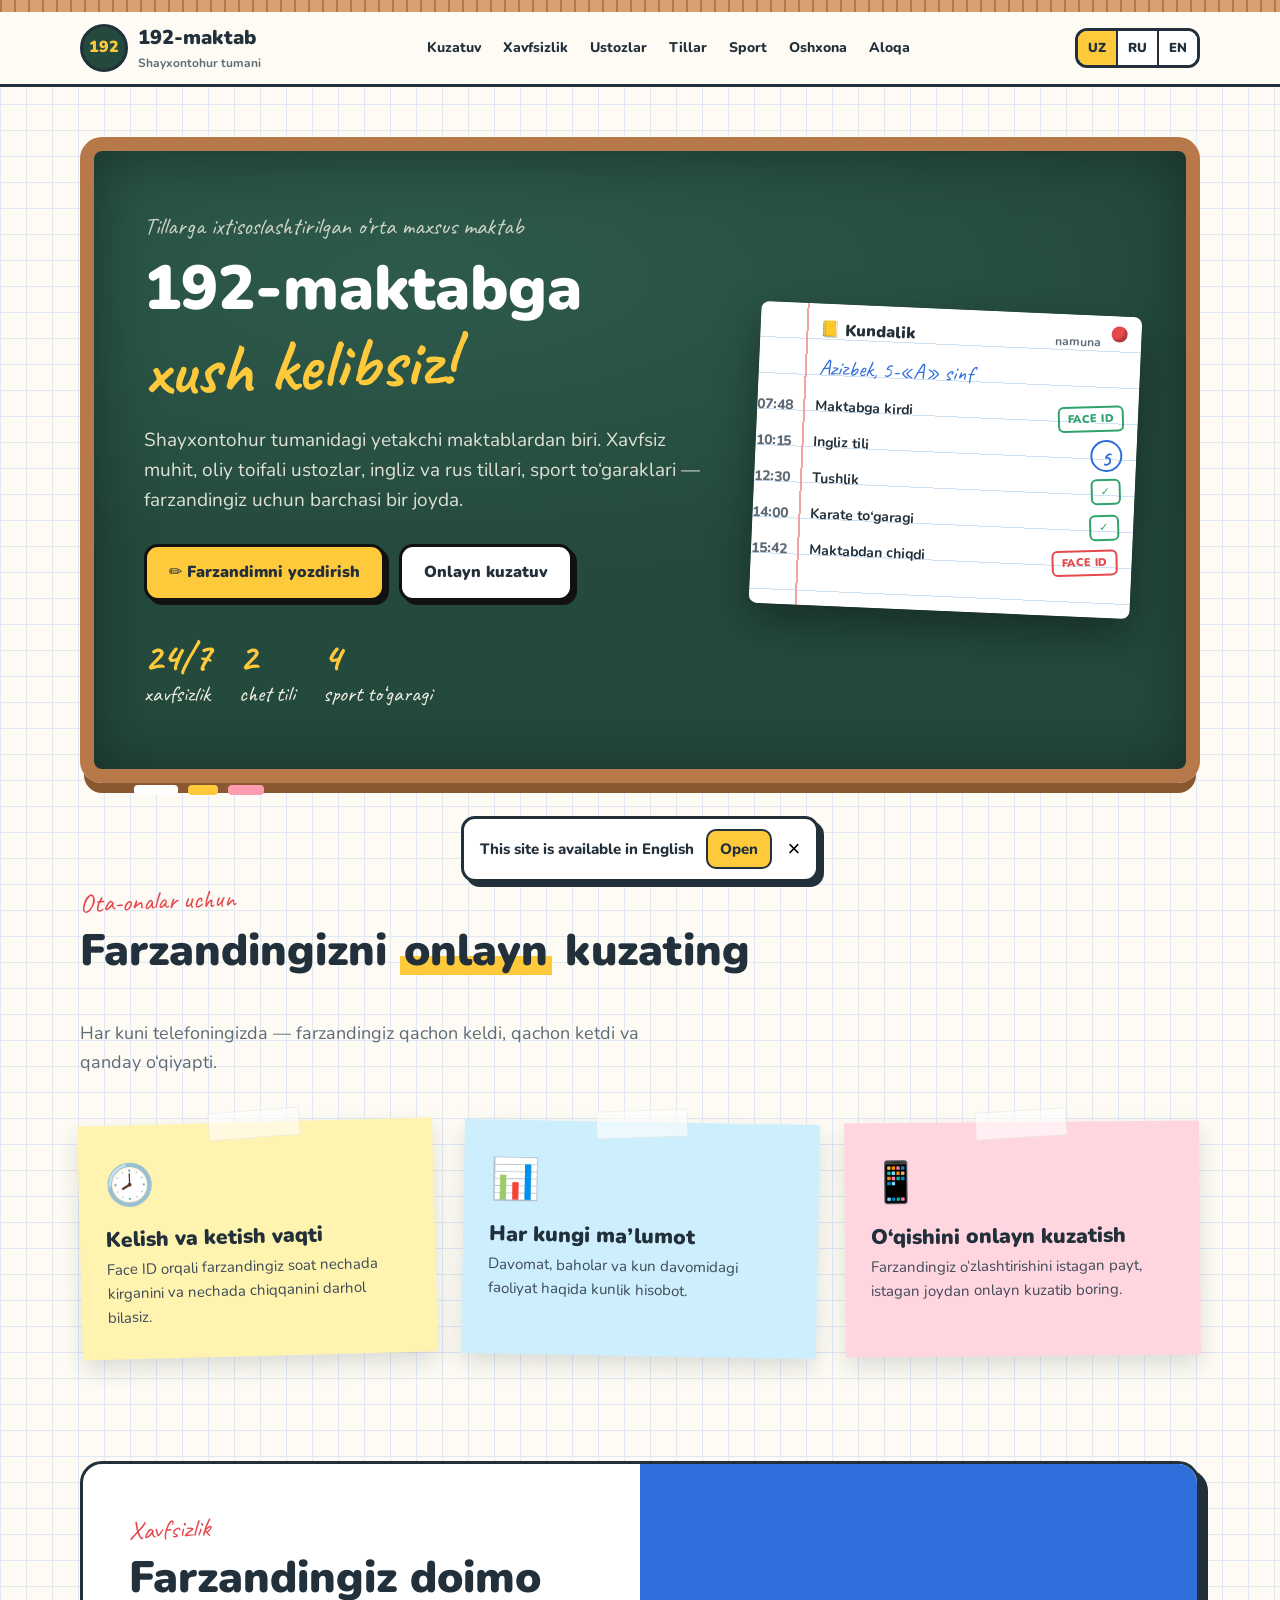
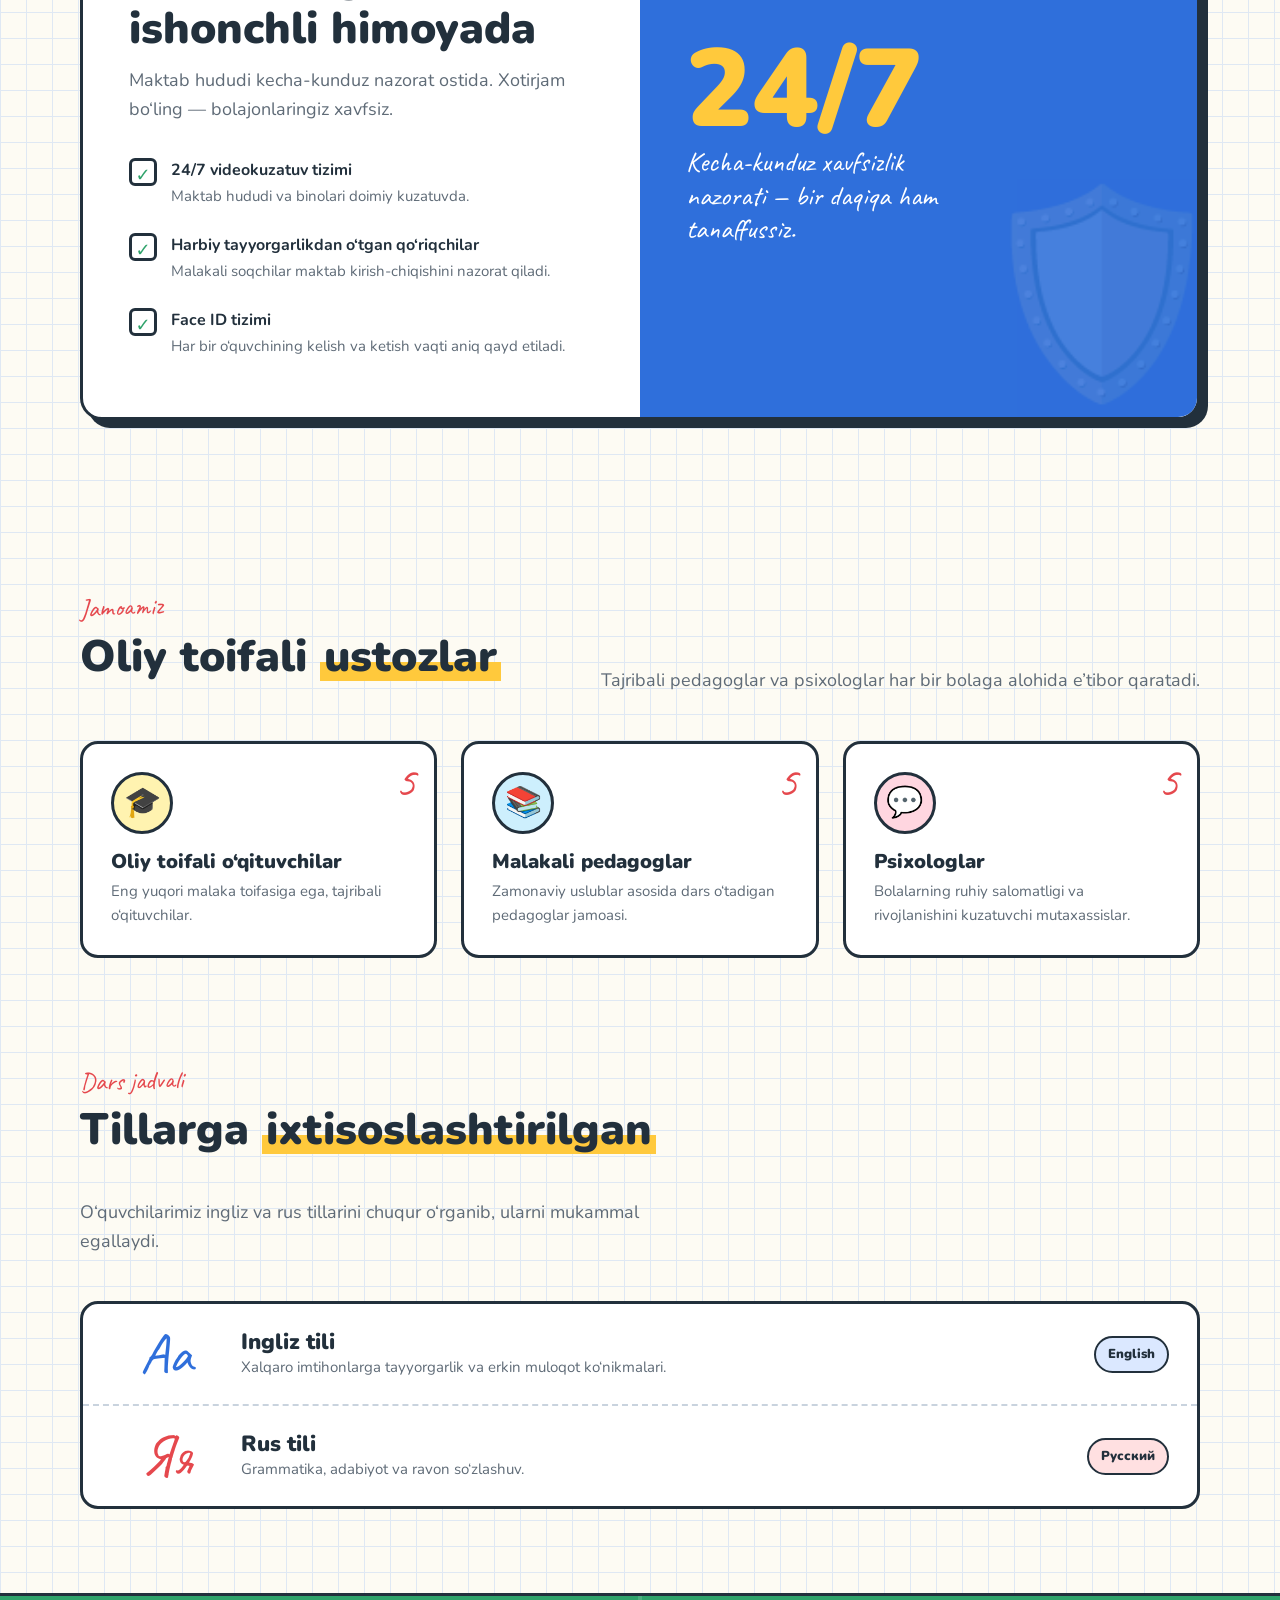
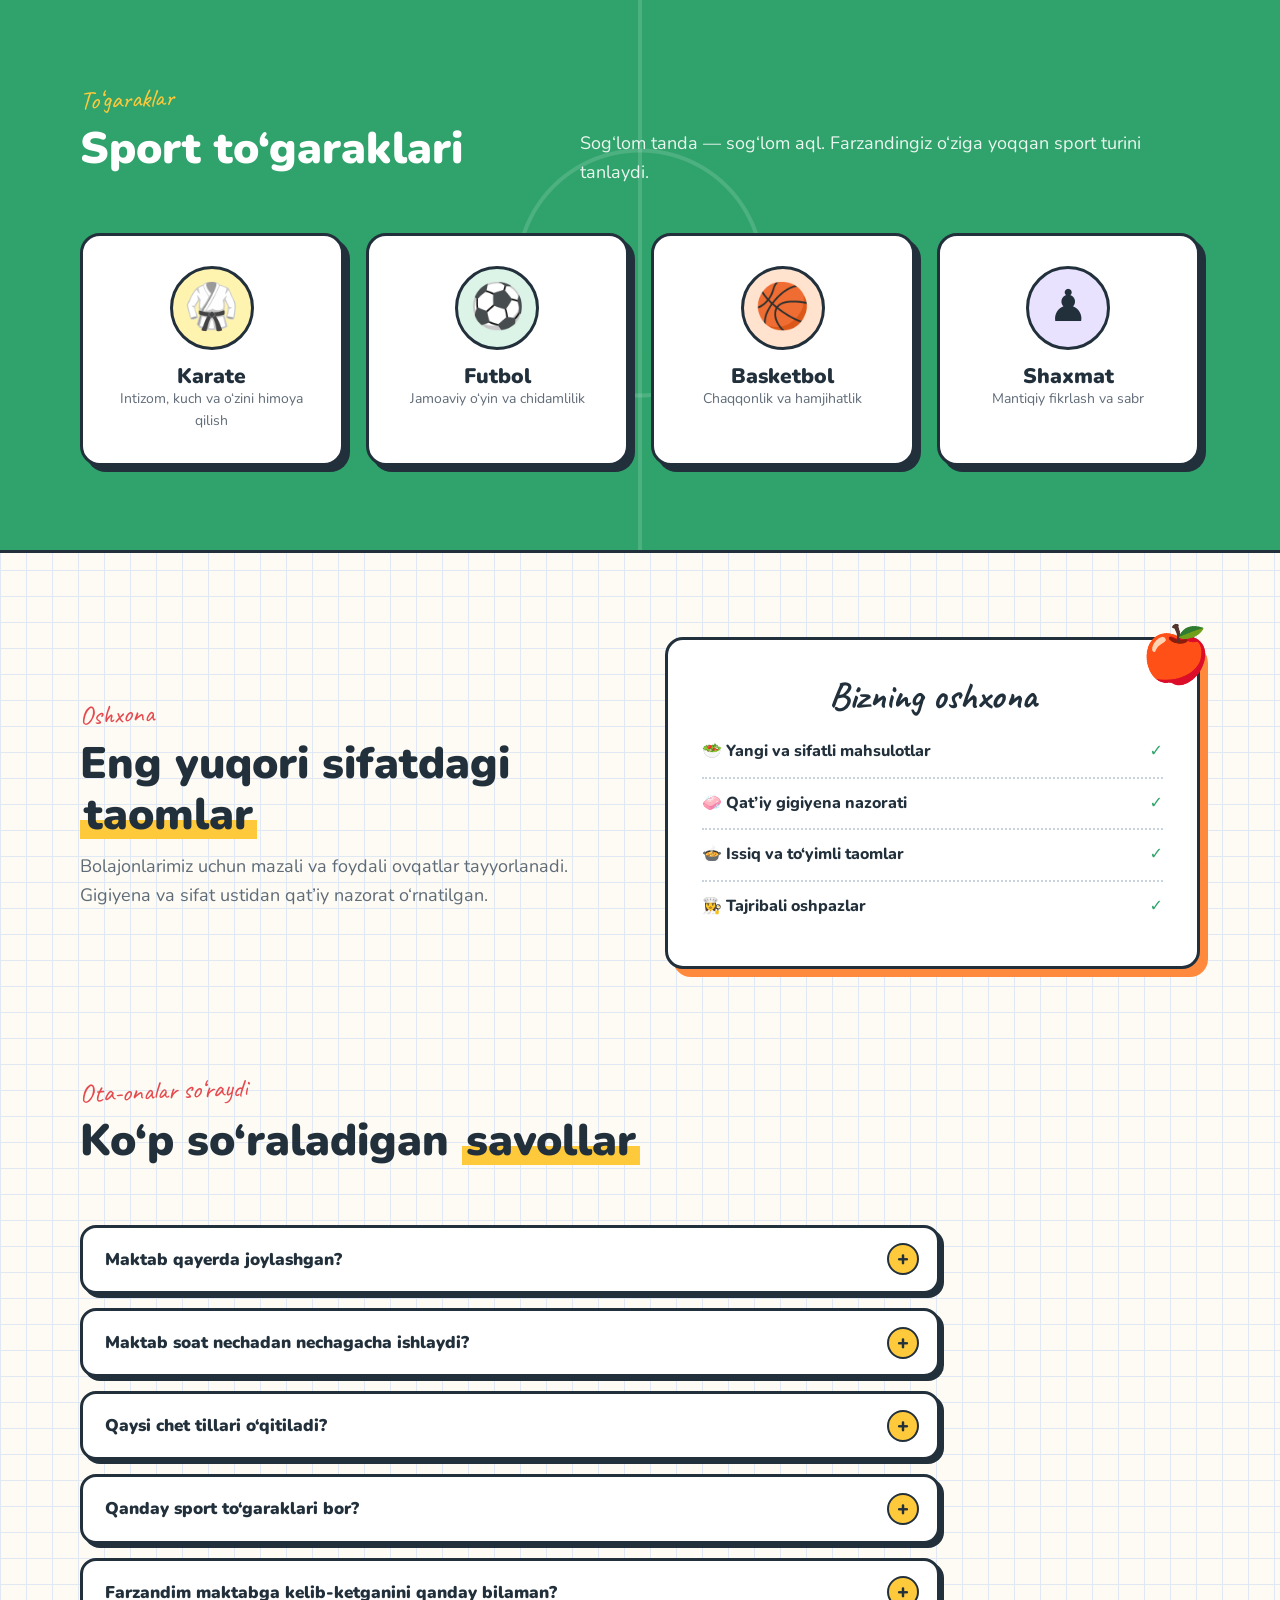
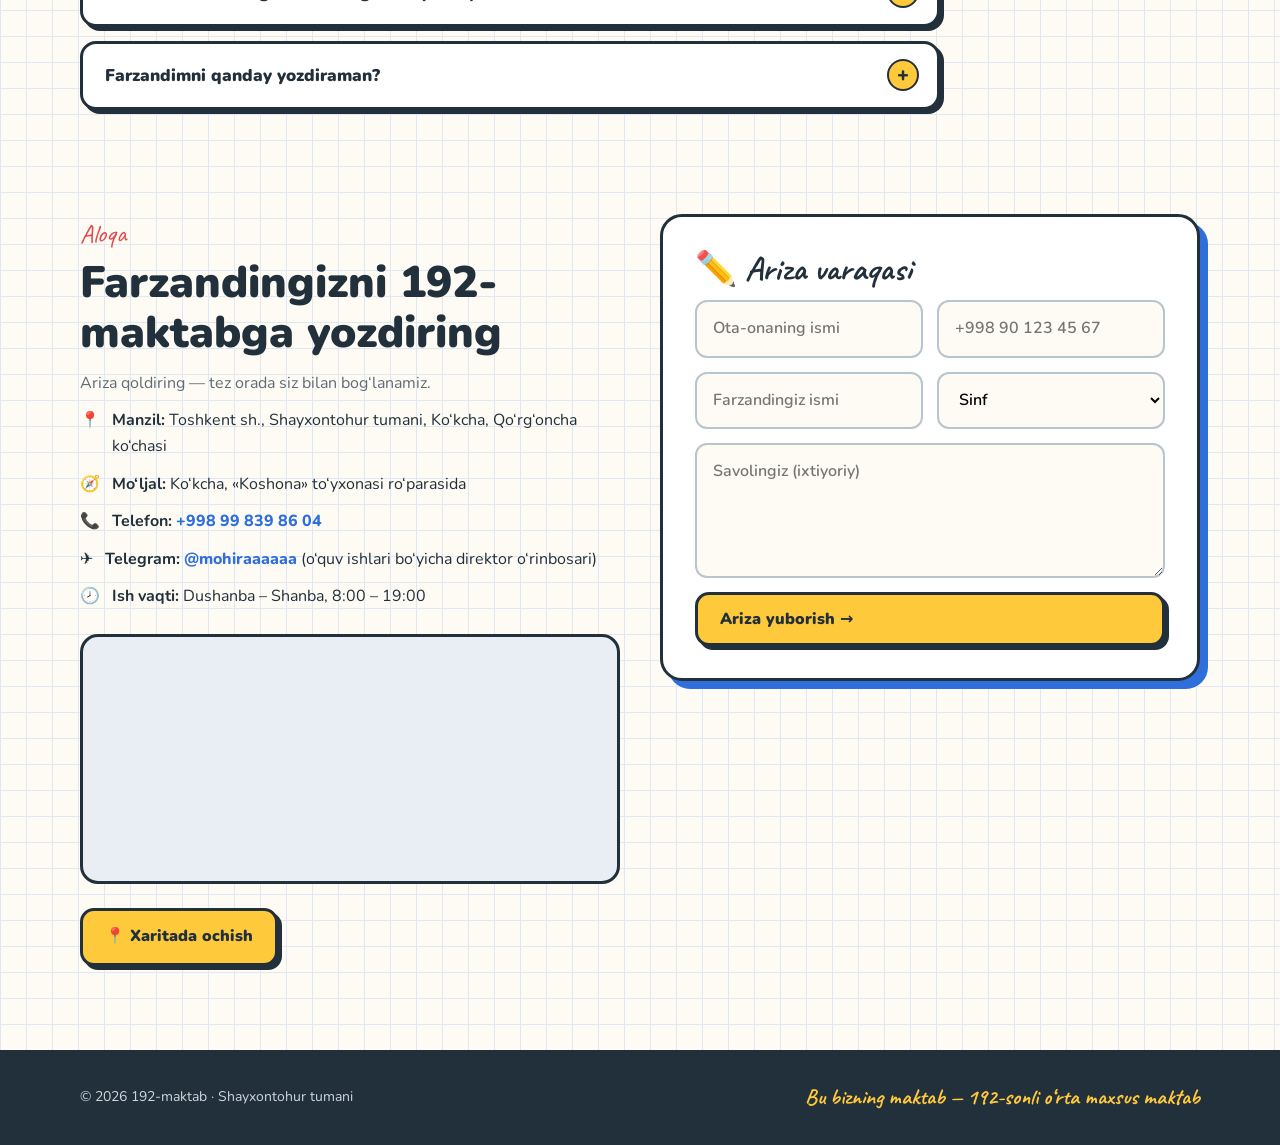
<file: index.html>
<!doctype html>
<html lang="uz">
<head>
<script>document.documentElement.classList.add("js")</script>
<meta charset="utf-8">
<meta name="viewport" content="width=device-width, initial-scale=1">
<title>192-maktab — Shayxontohur</title>
<meta name="description" content="192-maktab — Shayxontohur tumanidagi tillarga ixtisoslashtirilgan o‘rta maxsus maktab. 24/7 xavfsizlik, Face ID nazorati, oliy toifali o‘qituvchilar, sport to‘garaklari.">
<meta property="og:title" content="192-maktab — Shayxontohur">
<meta property="og:description" content="Tillarga ixtisoslashtirilgan o‘rta maxsus maktab: 24/7 xavfsizlik, Face ID, oliy toifali ustozlar, sport to‘garaklari.">
<meta property="og:type" content="website">
<meta property="og:image" content="https://zubayrabdullayev0110-dev.github.io/192-maktab/og-image.png">
<meta property="og:image:width" content="1200">
<meta property="og:image:height" content="630">
<meta name="twitter:card" content="summary_large_image">
<script type="application/ld+json">{"@context": "https://schema.org", "@type": "School", "name": "192-maktab", "alternateName": ["Школа №192", "School No. 192"], "description": "Tillarga ixtisoslashtirilgan o‘rta maxsus maktab", "url": "https://zubayrabdullayev0110-dev.github.io/192-maktab/", "image": "https://zubayrabdullayev0110-dev.github.io/192-maktab/og-image.png", "address": {"@type": "PostalAddress", "streetAddress": "Qo‘rg‘oncha ko‘chasi, Ko‘kcha", "addressLocality": "Toshkent", "addressRegion": "Shayxontohur tumani", "addressCountry": "UZ"}, "telephone": "+998998398604", "openingHours": "Mo-Sa 08:00-19:00", "geo": {"@type": "GeoCoordinates", "latitude": 41.3265223, "longitude": 69.1990431}}</script>
<link rel="alternate" hreflang="uz" href="https://zubayrabdullayev0110-dev.github.io/192-maktab/">
<link rel="alternate" hreflang="ru" href="https://zubayrabdullayev0110-dev.github.io/192-maktab/ru/">
<link rel="alternate" hreflang="en" href="https://zubayrabdullayev0110-dev.github.io/192-maktab/en/">
<link rel="alternate" hreflang="x-default" href="https://zubayrabdullayev0110-dev.github.io/192-maktab/">
<meta name="theme-color" content="#24493d">
<link rel="icon" href="data:image/svg+xml,%3Csvg xmlns='http://www.w3.org/2000/svg' viewBox='0 0 64 64'%3E%3Crect width='64' height='64' rx='14' fill='%2324493d'/%3E%3Ctext x='32' y='42' font-size='26' font-family='Arial' font-weight='900' text-anchor='middle' fill='%23ffc93c'%3E192%3C/text%3E%3C/svg%3E">
<link rel="preconnect" href="https://fonts.googleapis.com">
<link rel="preconnect" href="https://fonts.gstatic.com" crossorigin>
<link href="https://fonts.googleapis.com/css2?family=Nunito:wght@400;600;700;800;900&family=Caveat:wght@600;700&display=swap" rel="stylesheet">
<style>
  :root{
    --board:#24493d; --board-2:#2d5a4b; --chalk:#f4f1e6;
    --paper:#fdfbf3; --grid:#dfe8f3; --margin:#f2a3a3;
    --ink:#22303c; --muted:#5f6b77;
    --yellow:#ffc93c; --red:#e5484d; --blue:#2f6fdb; --green:#2fa36b; --orange:#ff8a3d;
    --wood:#b7794a;
  }
  *{box-sizing:border-box;margin:0;padding:0}
  html{scroll-behavior:smooth}
  body{font-family:Nunito,system-ui,sans-serif;color:var(--ink);line-height:1.6;
    background-color:var(--paper);
    background-image:linear-gradient(var(--grid) 1px,transparent 1px),linear-gradient(90deg,var(--grid) 1px,transparent 1px);
    background-size:26px 26px}
  a{color:inherit;text-decoration:none}
  .wrap{max-width:1160px;margin:0 auto;padding:0 20px}
  h1,h2,h3{font-weight:900;line-height:1.15}
  h2{font-size:clamp(28px,4.2vw,44px);margin-bottom:12px}
  .hand{font-family:Caveat,cursive;font-weight:700}
  .mark{background:linear-gradient(transparent 58%,var(--yellow) 58%,var(--yellow) 90%,transparent 90%);padding:0 4px}
  .lead{color:var(--muted);font-size:18px;max-width:620px}
  section{padding:84px 0;scroll-margin-top:76px}
  .tagline{font-family:Caveat,cursive;font-size:26px;color:var(--red);display:block;margin-bottom:2px;transform:rotate(-2deg);transform-origin:left}

  .ruler{height:12px;background:repeating-linear-gradient(90deg,var(--wood) 0 2px,#d9a074 2px 14px),#d9a074}

  header{position:sticky;top:0;z-index:50;background:var(--paper);border-bottom:3px solid var(--ink)}
  .nav{display:flex;align-items:center;justify-content:space-between;height:72px;gap:16px}
  .logo{display:flex;align-items:center;gap:10px;font-weight:900;font-size:20px}
  .logo-badge{width:48px;height:48px;border-radius:50%;background:var(--board);color:var(--yellow);display:grid;place-items:center;font-weight:900;font-size:16px;border:3px solid var(--ink)}
  .logo small{display:block;font-weight:700;font-size:12px;color:var(--muted)}
  .menu{display:flex;gap:4px;font-weight:800;font-size:15px}
  .menu a{padding:8px 12px;border-radius:10px}
  .menu a:hover{background:var(--yellow)}
  .btn{display:inline-flex;align-items:center;gap:8px;padding:13px 22px;border-radius:14px;font-weight:900;font-size:16px;border:3px solid var(--ink);cursor:pointer;font-family:inherit;box-shadow:4px 4px 0 var(--ink);transition:transform .12s,box-shadow .12s}
  .btn:hover{transform:translate(-2px,-2px);box-shadow:6px 6px 0 var(--ink)}
  .btn:active{transform:translate(2px,2px);box-shadow:2px 2px 0 var(--ink)}
  .btn-y{background:var(--yellow);color:var(--ink)}
  .btn-w{background:#fff;color:var(--ink)}
  .lang-sw{display:flex;border:3px solid var(--ink);border-radius:12px;overflow:hidden;font-weight:900;font-size:13px;flex:none}
  .lang-sw a{padding:7px 10px;background:#fff}
  .lang-sw a+a{border-left:2px solid var(--ink)}
  .lang-sw a:hover{background:#fff3b0}
  .lang-sw a[aria-current]{background:var(--yellow)}
  .logo,.btn{white-space:nowrap}
  @media (max-width:1340px){.nav>.btn{display:none}.menu{font-size:14px}.menu a{padding:8px 9px}}
  .burger{display:none;background:var(--yellow);border:3px solid var(--ink);border-radius:10px;font-size:22px;width:46px;height:46px;cursor:pointer}

  .hero{padding:50px 0 70px}
  .board{background:radial-gradient(800px 300px at 30% 20%,var(--board-2),var(--board));color:var(--chalk);border:14px solid var(--wood);border-radius:22px;box-shadow:inset 0 0 60px rgba(0,0,0,.35),0 14px 0 -4px #8a5733;padding:56px 50px;position:relative}
  .board-grid{display:grid;grid-template-columns:1.2fr .8fr;gap:40px;align-items:center}
  .board .date{font-family:Caveat,cursive;font-size:24px;opacity:.8}
  .board h1{font-size:clamp(34px,5.2vw,62px);margin:8px 0 18px;color:#fff}
  .board h1 .hand{color:var(--yellow);font-size:1.15em;display:inline-block;transform:rotate(-2deg)}
  .board p{font-size:19px;opacity:.9;max-width:560px;margin-bottom:28px}
  .board .actions{display:flex;gap:14px;flex-wrap:wrap}
  .board .btn{border-color:#111;box-shadow:4px 4px 0 #111}
  .chalk-stats{display:flex;gap:28px;margin-top:36px;flex-wrap:wrap;font-family:Caveat,cursive;font-size:22px}
  .chalk-stats b{font-size:40px;color:var(--yellow);display:block;line-height:1}
  .tray{position:absolute;left:40px;bottom:-26px;display:flex;gap:10px}
  .tray i{display:block;width:44px;height:10px;border-radius:4px;background:#fff}
  .tray i:nth-child(2){background:var(--yellow);width:30px}.tray i:nth-child(3){background:#ff9db0;width:36px}

  .diary{background:#fff;color:var(--ink);border-radius:8px;box-shadow:0 18px 40px rgba(0,0,0,.35);transform:rotate(2.5deg);position:relative;overflow:hidden;
    background-image:linear-gradient(90deg,transparent 46px,var(--margin) 46px,var(--margin) 48px,transparent 48px),repeating-linear-gradient(#fff 0 35px,#cfe0f3 35px 36px)}
  .diary-head{padding:14px 40px 6px 60px;font-weight:900;display:flex;justify-content:space-between;align-items:baseline}
  .diary-head small{font-weight:700;color:var(--muted);font-size:12px}
  .diary .kid{padding:0 16px 4px 60px;font-family:Caveat,cursive;font-size:22px;color:var(--blue);line-height:36px}
  .diary ul{list-style:none}
  .diary li{display:flex;justify-content:space-between;align-items:center;height:36px;padding:0 14px 0 0;font-size:14px;font-weight:700}
  .diary li span:first-child{display:flex;gap:12px}
  .diary .t{width:46px;text-align:right;color:var(--muted);font-weight:800}
  .stamp{font-size:11px;font-weight:900;padding:2px 8px;border-radius:6px;border:2px solid currentColor;transform:rotate(-4deg);text-transform:uppercase;letter-spacing:.04em}
  .s-in{color:var(--green)}.s-out{color:var(--red)}
  .s-grade{color:var(--blue);font-family:Caveat,cursive;font-size:22px;border-radius:50%;width:32px;height:32px;display:grid;place-items:center;padding:0}
  .pin{position:absolute;top:10px;right:14px;width:16px;height:16px;border-radius:50%;background:var(--red);box-shadow:inset -3px -3px 0 rgba(0,0,0,.2)}

  .notes{display:grid;grid-template-columns:repeat(3,1fr);gap:28px}
  .note{padding:28px 26px 30px;box-shadow:0 10px 22px rgba(34,48,60,.15);position:relative;transition:transform .2s}
  .note::before{content:"";position:absolute;top:-12px;left:50%;width:90px;height:26px;transform:translateX(-50%) rotate(-3deg);background:rgba(255,255,255,.6);border:1px solid rgba(0,0,0,.06)}
  .note:nth-child(1){background:#fff3b0;transform:rotate(-1.5deg)}
  .note:nth-child(2){background:#cdeffd;transform:rotate(1deg)}
  .note:nth-child(3){background:#ffd6e0;transform:rotate(-.5deg)}
  .note:hover{transform:rotate(0) scale(1.03)}
  .note .em{font-size:40px;margin-bottom:10px}
  .note h3{font-size:21px;margin-bottom:6px}
  .note p{font-size:15px;color:#3d4a56}

  .head{display:flex;justify-content:space-between;align-items:end;gap:30px;margin-bottom:46px;flex-wrap:wrap}

  .safety-box{background:#fff;border:3px solid var(--ink);border-radius:22px;box-shadow:8px 8px 0 var(--ink);display:grid;grid-template-columns:1fr 1fr;overflow:hidden}
  .safety-box .l{padding:46px}
  .safety-box .r{background:var(--blue);color:#fff;padding:46px;display:flex;flex-direction:column;justify-content:center;position:relative;overflow:hidden}
  .safety-box .r strong{font-size:110px;font-weight:900;line-height:1;color:var(--yellow)}
  .safety-box .r p{font-family:Caveat,cursive;font-size:28px;line-height:1.2;max-width:300px}
  .shield{position:absolute;right:-30px;bottom:-40px;font-size:200px;opacity:.15}
  .checks{list-style:none;margin-top:22px}
  .checks li{display:flex;gap:14px;padding:12px 0}
  .box{flex:none;width:28px;height:28px;border:3px solid var(--ink);border-radius:6px;display:grid;place-items:center;font-weight:900;color:var(--green);font-size:18px;background:#fff}
  .checks b{display:block}
  .checks span{color:var(--muted);font-size:15px}

  .teachers{display:grid;grid-template-columns:repeat(3,1fr);gap:24px}
  .t-card{background:#fff;border:3px solid var(--ink);border-radius:18px;padding:28px;position:relative}
  .t-card .ic{width:62px;height:62px;border-radius:50%;display:grid;place-items:center;font-size:30px;border:3px solid var(--ink);margin-bottom:16px}
  .t-card h3{font-size:20px;margin-bottom:6px}
  .t-card p{color:var(--muted);font-size:15px}
  .t-card .five{position:absolute;top:16px;right:18px;font-family:Caveat,cursive;font-size:44px;color:var(--red);line-height:1;transform:rotate(8deg)}

  .timetable{background:#fff;border:3px solid var(--ink);border-radius:18px;overflow:hidden}
  .tt-row{display:grid;grid-template-columns:110px 1fr auto;align-items:center;gap:20px;padding:22px 28px;border-bottom:2px dashed #c9d3de}
  .tt-row:last-child{border:0}
  .tt-lbl{font-family:Caveat,cursive;font-size:56px;line-height:1;text-align:center}
  .tt-row h3{font-size:22px}
  .tt-row p{color:var(--muted);font-size:15px}
  .chip{font-weight:900;font-size:13px;padding:6px 12px;border-radius:999px;border:2px solid var(--ink);white-space:nowrap}

  .sports{background-color:var(--green);color:#fff;border-top:3px solid var(--ink);border-bottom:3px solid var(--ink);
    background-image:radial-gradient(circle at 50% 50%,transparent 120px,rgba(255,255,255,.14) 121px,rgba(255,255,255,.14) 124px,transparent 125px),linear-gradient(90deg,transparent calc(50% - 2px),rgba(255,255,255,.14) calc(50% - 2px),rgba(255,255,255,.14) calc(50% + 2px),transparent calc(50% + 2px))}
  .sports .lead{color:rgba(255,255,255,.9)}
  .sports .tagline{color:var(--yellow)}
  .badges{display:grid;grid-template-columns:repeat(4,1fr);gap:22px}
  .badge{background:#fff;color:var(--ink);border:3px solid var(--ink);border-radius:20px;padding:30px 20px;text-align:center;box-shadow:6px 6px 0 var(--ink);transition:transform .2s}
  .badge:hover{transform:translateY(-6px) rotate(-2deg)}
  .badge .e{width:84px;height:84px;margin:0 auto 14px;border-radius:50%;display:grid;place-items:center;font-size:44px;border:3px solid var(--ink)}
  .badge h3{font-size:21px}
  .badge p{font-size:14px;color:var(--muted)}

  .food{display:grid;grid-template-columns:1fr 1fr;gap:50px;align-items:center}
  .menu-card{background:#fff;border:3px solid var(--ink);border-radius:18px;padding:34px;box-shadow:8px 8px 0 var(--orange);position:relative}
  .menu-card h3{text-align:center;font-family:Caveat,cursive;font-size:38px;margin-bottom:10px}
  .menu-card li{list-style:none;display:flex;justify-content:space-between;gap:10px;padding:12px 0;border-bottom:2px dotted #c9d3de;font-weight:800}
  .menu-card li:last-child{border:0}
  .menu-card li span:last-child{color:var(--green)}
  .apple{position:absolute;top:-30px;right:-14px;font-size:56px;transform:rotate(12deg)}

  .contact-grid{display:grid;grid-template-columns:1fr 1fr;gap:40px;align-items:start}
  .info p a{font-weight:800;color:var(--blue)}
  .info p{display:flex;gap:12px;margin:12px 0;font-size:16px}
  .map{width:100%;height:250px;border:3px solid var(--ink);border-radius:18px;margin-top:12px;background:#e8eef3}
  .form-card{background:#fff;border:3px solid var(--ink);border-radius:22px;padding:32px;box-shadow:8px 8px 0 var(--blue)}
  .form-card h3{font-family:Caveat,cursive;font-size:34px;margin-bottom:12px}
  form{display:grid;gap:14px}
  input,select,textarea{width:100%;padding:14px 16px;border:2px solid #b8c4d0;border-radius:12px;font:inherit;font-weight:600;background:var(--paper)}
  input:focus,select:focus,textarea:focus{outline:none;border-color:var(--blue);box-shadow:0 0 0 3px rgba(47,111,219,.2)}
  .row{display:grid;grid-template-columns:1fr 1fr;gap:14px}
  .msg{display:none;padding:14px 16px;border-radius:12px;font-weight:800;border:2px solid currentColor}
  #thanks{color:var(--green);background:#e6f6ee}
  #err a{color:inherit;text-decoration:underline}
  #err{color:var(--red);background:#fdecec}
  .sr{position:absolute;width:1px;height:1px;overflow:hidden;clip:rect(0 0 0 0)}
  .btn[disabled]{opacity:.6;cursor:wait}

  /* FAQ */
  .faq{display:grid;gap:14px;max-width:860px}
  .faq details{background:#fff;border:3px solid var(--ink);border-radius:16px;box-shadow:4px 4px 0 var(--ink)}
  .faq summary{cursor:pointer;list-style:none;padding:18px 56px 18px 22px;font-weight:900;font-size:17px;position:relative}
  .faq summary::-webkit-details-marker{display:none}
  .faq summary::after{content:"+";position:absolute;right:18px;top:50%;transform:translateY(-50%);width:28px;height:28px;border-radius:50%;background:var(--yellow);border:2px solid var(--ink);display:grid;place-items:center;font-size:20px;line-height:1}
  .faq details[open] summary::after{content:"−"}
  .faq details p{padding:0 22px 20px;color:var(--muted)}
  /* Mobile quick bar */
  .quickbar{display:none}
  /* Language suggestion */
  .lang-tip{position:fixed;left:12px;right:12px;margin:0 auto;width:max-content;bottom:18px;z-index:60;background:#fff;border:3px solid var(--ink);border-radius:14px;box-shadow:5px 5px 0 var(--ink);padding:10px 12px 10px 16px;display:flex;align-items:center;gap:12px;font-weight:800;font-size:15px;max-width:calc(100% - 24px)}
  .lang-tip a{background:var(--yellow);border:2px solid var(--ink);border-radius:10px;padding:6px 12px;white-space:nowrap}
  .lang-tip button{background:none;border:0;font-size:22px;cursor:pointer;line-height:1;padding:0 4px}
  footer{background:var(--ink);color:#cfd6dd;padding:30px 0;font-size:14px}
  footer .wrap{display:flex;justify-content:space-between;align-items:center;flex-wrap:wrap;gap:10px}
  footer .hand{font-size:22px;color:var(--yellow)}

  .js .reveal{opacity:0;transform:translateY(22px);transition:opacity .6s,transform .6s}
  .js .reveal.show{opacity:1;transform:none}
  .js .note.reveal.show:nth-child(1){transform:rotate(-1.5deg)}
  .js .note.reveal.show:nth-child(2){transform:rotate(1deg)}
  .js .note.reveal.show:nth-child(3){transform:rotate(-.5deg)}
  .js .note.reveal.show:hover{transform:rotate(0) scale(1.03)}
  @media (prefers-reduced-motion:reduce){html{scroll-behavior:auto}.js .reveal{opacity:1;transition:none}}

  @media (max-width:980px){
    .board-grid,.safety-box,.food,.contact-grid{grid-template-columns:1fr}
    .diary{transform:none;max-width:420px;width:100%;margin:0 auto}
    .notes,.teachers,.badges{grid-template-columns:1fr 1fr}
    .menu{display:none;position:absolute;top:72px;left:0;right:0;background:var(--paper);border-bottom:3px solid var(--ink);flex-direction:column;padding:14px 20px}
    .menu.open{display:flex}
    .burger{display:block}
    .lang-sw{margin-left:auto}
    .nav>.btn{display:none}
  }
  @media (max-width:620px){
    .quickbar{display:flex;position:fixed;left:0;right:0;bottom:0;z-index:55;gap:10px;padding:10px 12px calc(10px + env(safe-area-inset-bottom));background:var(--paper);border-top:3px solid var(--ink)}
    .quickbar{gap:8px}
    .quickbar a{flex:1;justify-content:center;padding:12px 6px;font-size:14px;white-space:nowrap}
    .quickbar a:nth-child(2){flex:1.2}
    body{padding-bottom:76px}
    .lang-tip{bottom:88px}
    section{padding:60px 0}
    .board{padding:36px 22px;border-width:10px}
    .notes,.teachers,.badges,.row{grid-template-columns:1fr}
    .safety-box .l,.safety-box .r{padding:30px 24px}
    .safety-box .r strong{font-size:80px}
    .tt-row{grid-template-columns:64px 1fr;padding:18px}
    .tt-row .chip{grid-column:2;justify-self:start}
    .tt-lbl{font-size:42px}
    .apple{right:0}
    .nav{gap:10px}
    .logo{font-size:16px;gap:8px}
    .logo small{display:none}
    .logo-badge{width:42px;height:42px;font-size:14px}
    .lang-sw a{padding:6px 7px}
    .burger{width:42px;height:42px;font-size:20px;flex:none}
  }
</style>
</head>
<body>

<div class="ruler" aria-hidden="true"></div>
<header>
  <div class="wrap nav">
    <a href="#" class="logo"><div class="logo-badge">192</div><div>192-maktab<small>Shayxontohur tumani</small></div></a>
    <nav class="menu" id="menu">
      <a href="#kuzatuv">Kuzatuv</a>
      <a href="#xavfsizlik">Xavfsizlik</a>
      <a href="#ustozlar">Ustozlar</a>
      <a href="#tillar">Tillar</a>
      <a href="#sport">Sport</a>
      <a href="#oshxona">Oshxona</a>
      <a href="#aloqa">Aloqa</a>
    </nav>
    <div class="lang-sw" aria-label="Til / Язык / Language"><a href="./" hreflang="uz" aria-current="page">UZ</a><a href="ru/" hreflang="ru">RU</a><a href="en/" hreflang="en">EN</a></div>
    <a href="#aloqa" class="btn btn-y">Ariza qoldirish</a>
    <button class="burger" aria-label="Menyu" aria-controls="menu" aria-expanded="false" onclick="this.setAttribute('aria-expanded',document.getElementById('menu').classList.toggle('open'))">☰</button>
  </div>
</header>

<section class="hero">
  <div class="wrap">
    <div class="board">
      <div class="board-grid">
        <div>
          <div class="date">Tillarga ixtisoslashtirilgan o‘rta maxsus maktab</div>
          <h1>192-maktabga <span class="hand">xush kelibsiz!</span></h1>
          <p>Shayxontohur tumanidagi yetakchi maktablardan biri. Xavfsiz muhit, oliy toifali ustozlar, ingliz va rus tillari, sport to‘garaklari — farzandingiz uchun barchasi bir joyda.</p>
          <div class="actions">
            <a href="#aloqa" class="btn btn-y">✏️ Farzandimni yozdirish</a>
            <a href="#kuzatuv" class="btn btn-w">Onlayn kuzatuv</a>
          </div>
          <div class="chalk-stats">
            <div><b>24/7</b>xavfsizlik</div>
            <div><b>2</b>chet tili</div>
            <div><b>4</b>sport to‘garagi</div>
          </div>
        </div>
        <div class="diary" aria-label="Elektron kundalik namunasi">
          <div class="pin"></div>
          <div class="diary-head">📒 Kundalik <small>namuna</small></div>
          <div class="kid">Azizbek, 5-«A» sinf</div>
          <ul>
            <li><span><span class="t">07:48</span>Maktabga kirdi</span><span class="stamp s-in">Face ID</span></li>
            <li><span><span class="t">10:15</span>Ingliz tili</span><span class="stamp s-grade">5</span></li>
            <li><span><span class="t">12:30</span>Tushlik</span><span class="stamp s-in">✓</span></li>
            <li><span><span class="t">14:00</span>Karate to‘garagi</span><span class="stamp s-in">✓</span></li>
            <li><span><span class="t">15:42</span>Maktabdan chiqdi</span><span class="stamp s-out">Face ID</span></li>
            <li></li>
          </ul>
        </div>
      </div>
      <div class="tray" aria-hidden="true"><i></i><i></i><i></i></div>
    </div>
  </div>
</section>

<section id="kuzatuv" style="padding-top:30px">
  <div class="wrap">
    <div class="head reveal">
      <div><span class="tagline">Ota-onalar uchun</span><h2>Farzandingizni <span class="mark">onlayn</span> kuzating</h2></div>
      <p class="lead">Har kuni telefoningizda — farzandingiz qachon keldi, qachon ketdi va qanday o‘qiyapti.</p>
    </div>
    <div class="notes">
      <div class="note reveal"><div class="em">🕗</div><h3>Kelish va ketish vaqti</h3><p>Face ID orqali farzandingiz soat nechada kirganini va nechada chiqqanini darhol bilasiz.</p></div>
      <div class="note reveal"><div class="em">📊</div><h3>Har kungi ma’lumot</h3><p>Davomat, baholar va kun davomidagi faoliyat haqida kunlik hisobot.</p></div>
      <div class="note reveal"><div class="em">📱</div><h3>O‘qishini onlayn kuzatish</h3><p>Farzandingiz o‘zlashtirishini istagan payt, istagan joydan onlayn kuzatib boring.</p></div>
    </div>
  </div>
</section>

<section id="xavfsizlik" style="padding-top:20px">
  <div class="wrap">
    <div class="safety-box reveal">
      <div class="l">
        <span class="tagline">Xavfsizlik</span>
        <h2>Farzandingiz doimo ishonchli himoyada</h2>
        <p class="lead">Maktab hududi kecha-kunduz nazorat ostida. Xotirjam bo‘ling — bolajonlaringiz xavfsiz.</p>
        <ul class="checks">
          <li><div class="box">✓</div><div><b>24/7 videokuzatuv tizimi</b><span>Maktab hududi va binolari doimiy kuzatuvda.</span></div></li>
          <li><div class="box">✓</div><div><b>Harbiy tayyorgarlikdan o‘tgan qo‘riqchilar</b><span>Malakali soqchilar maktab kirish-chiqishini nazorat qiladi.</span></div></li>
          <li><div class="box">✓</div><div><b>Face ID tizimi</b><span>Har bir o‘quvchining kelish va ketish vaqti aniq qayd etiladi.</span></div></li>
        </ul>
      </div>
      <div class="r">
        <div class="shield" aria-hidden="true">🛡️</div>
        <strong>24/7</strong>
        <p>Kecha-kunduz xavfsizlik nazorati — bir daqiqa ham tanaffussiz.</p>
      </div>
    </div>
  </div>
</section>

<section id="ustozlar">
  <div class="wrap">
    <div class="head reveal">
      <div><span class="tagline">Jamoamiz</span><h2>Oliy toifali <span class="mark">ustozlar</span></h2></div>
      <p class="lead">Tajribali pedagoglar va psixologlar har bir bolaga alohida e’tibor qaratadi.</p>
    </div>
    <div class="teachers">
      <div class="t-card reveal"><span class="five" aria-hidden="true">5</span><div class="ic" style="background:#fff3b0">🎓</div><h3>Oliy toifali o‘qituvchilar</h3><p>Eng yuqori malaka toifasiga ega, tajribali o‘qituvchilar.</p></div>
      <div class="t-card reveal"><span class="five" aria-hidden="true">5</span><div class="ic" style="background:#cdeffd">📚</div><h3>Malakali pedagoglar</h3><p>Zamonaviy uslublar asosida dars o‘tadigan pedagoglar jamoasi.</p></div>
      <div class="t-card reveal"><span class="five" aria-hidden="true">5</span><div class="ic" style="background:#ffd6e0">💬</div><h3>Psixologlar</h3><p>Bolalarning ruhiy salomatligi va rivojlanishini kuzatuvchi mutaxassislar.</p></div>
    </div>
  </div>
</section>

<section id="tillar" style="padding-top:20px">
  <div class="wrap">
    <div class="head reveal">
      <div><span class="tagline">Dars jadvali</span><h2>Tillarga <span class="mark">ixtisoslashtirilgan</span></h2></div>
      <p class="lead">O‘quvchilarimiz ingliz va rus tillarini chuqur o‘rganib, ularni mukammal egallaydi.</p>
    </div>
    <div class="timetable reveal">
      <div class="tt-row"><div class="tt-lbl" style="color:var(--blue)">Aa</div><div><h3>Ingliz tili</h3><p>Xalqaro imtihonlarga tayyorgarlik va erkin muloqot ko‘nikmalari.</p></div><span class="chip" style="background:#dbe8ff">English</span></div>
      <div class="tt-row"><div class="tt-lbl" style="color:var(--red)">Яя</div><div><h3>Rus tili</h3><p>Grammatika, adabiyot va ravon so‘zlashuv.</p></div><span class="chip" style="background:#ffe0e1">Русский</span></div>
    </div>
  </div>
</section>

<section class="sports" id="sport">
  <div class="wrap">
    <div class="head reveal">
      <div><span class="tagline">To‘garaklar</span><h2>Sport to‘garaklari</h2></div>
      <p class="lead">Sog‘lom tanda — sog‘lom aql. Farzandingiz o‘ziga yoqqan sport turini tanlaydi.</p>
    </div>
    <div class="badges">
      <div class="badge reveal"><div class="e" style="background:#fff3b0">🥋</div><h3>Karate</h3><p>Intizom, kuch va o‘zini himoya qilish</p></div>
      <div class="badge reveal"><div class="e" style="background:#dcf3e7">⚽</div><h3>Futbol</h3><p>Jamoaviy o‘yin va chidamlilik</p></div>
      <div class="badge reveal"><div class="e" style="background:#ffe3cf">🏀</div><h3>Basketbol</h3><p>Chaqqonlik va hamjihatlik</p></div>
      <div class="badge reveal"><div class="e" style="background:#e9e2ff">♟️</div><h3>Shaxmat</h3><p>Mantiqiy fikrlash va sabr</p></div>
    </div>
  </div>
</section>

<section id="oshxona">
  <div class="wrap food">
    <div class="reveal">
      <span class="tagline">Oshxona</span>
      <h2>Eng yuqori sifatdagi <span class="mark">taomlar</span></h2>
      <p class="lead">Bolajonlarimiz uchun mazali va foydali ovqatlar tayyorlanadi. Gigiyena va sifat ustidan qat’iy nazorat o‘rnatilgan.</p>
    </div>
    <div class="menu-card reveal">
      <div class="apple" aria-hidden="true">🍎</div>
      <h3>Bizning oshxona</h3>
      <ul>
        <li><span>🥗 Yangi va sifatli mahsulotlar</span><span>✓</span></li>
        <li><span>🧼 Qat’iy gigiyena nazorati</span><span>✓</span></li>
        <li><span>🍲 Issiq va to‘yimli taomlar</span><span>✓</span></li>
        <li><span>👩‍🍳 Tajribali oshpazlar</span><span>✓</span></li>
      </ul>
    </div>
  </div>
</section>

<section id="savollar" style="padding-top:20px">
  <div class="wrap">
    <div class="head reveal">
      <div><span class="tagline">Ota-onalar so‘raydi</span><h2>Ko‘p so‘raladigan <span class="mark">savollar</span></h2></div>
    </div>
    <div class="faq reveal">
      <details><summary>Maktab qayerda joylashgan?</summary><p>Toshkent sh., Shayxontohur tumani, Ko‘kcha, Qo‘rg‘oncha ko‘chasi. Mo‘ljal: «Koshona» to‘yxonasi ro‘parasida.</p></details>
      <details><summary>Maktab soat nechadan nechagacha ishlaydi?</summary><p>Dushanba – Shanba, soat 8:00 dan 19:00 gacha.</p></details>
      <details><summary>Qaysi chet tillari o‘qitiladi?</summary><p>Ingliz va rus tillari chuqurlashtirilgan holda o‘qitiladi.</p></details>
      <details><summary>Qanday sport to‘garaklari bor?</summary><p>Karate, futbol, basketbol va shaxmat.</p></details>
      <details><summary>Farzandim maktabga kelib-ketganini qanday bilaman?</summary><p>Face ID tizimi har bir o‘quvchining kelish va ketish vaqtini qayd etadi. Bu ma’lumot sizga har kuni yetkaziladi.</p></details>
      <details><summary>Farzandimni qanday yozdiraman?</summary><p>Quyidagi ariza varaqasini to‘ldiring, <a href="tel:+998998398604">+998 99 839 86 04</a> raqamiga qo‘ng‘iroq qiling yoki ish vaqtida maktabga tashrif buyuring.</p></details>
    </div>
  </div>
</section>

<section id="aloqa" style="padding-top:20px">
  <div class="wrap contact-grid">
    <div class="info reveal">
      <span class="tagline">Aloqa</span>
      <h2>Farzandingizni 192-maktabga yozdiring</h2>
      <p class="lead">Ariza qoldiring — tez orada siz bilan bog‘lanamiz.</p>
      <p>📍 <span><b>Manzil:</b> Toshkent sh., Shayxontohur tumani, Ko‘kcha, Qo‘rg‘oncha ko‘chasi</span></p>
      <p>🧭 <span><b>Mo‘ljal:</b> Ko‘kcha, «Koshona» to‘yxonasi ro‘parasida</span></p>
      <p>📞 <span><b>Telefon:</b> <a href="tel:+998998398604">+998 99 839 86 04</a></span></p>
      <p>✈️ <span><b>Telegram:</b> <a href="https://t.me/mohiraaaaaa" target="_blank" rel="noopener">@mohiraaaaaa</a> (o‘quv ishlari bo‘yicha direktor o‘rinbosari)</span></p>
      <p>🕗 <span><b>Ish vaqti:</b> Dushanba – Shanba, 8:00 – 19:00</span></p>
      <iframe class="map" title="Xarita: 192-maktab" loading="lazy" referrerpolicy="no-referrer-when-downgrade" src="https://maps.google.com/maps?q=41.3265223,69.1990431&z=17&output=embed"></iframe>
      <a class="btn btn-y" style="margin-top:16px" target="_blank" rel="noopener" href="https://www.google.com/maps/search/?api=1&query=41.3265223,69.1990431">📍 Xaritada ochish</a>
    </div>
    <div class="form-card reveal">
      <h3>✏️ Ariza varaqasi</h3>
      <form id="ariza" name="ariza" method="POST" data-netlify="true" netlify-honeypot="bot-field">
        <input type="hidden" name="form-name" value="ariza">
        <p class="sr"><label>To‘ldirmang: <input name="bot-field"></label></p>
        <div class="row">
          <input required name="ota_ona" aria-label="Ota-onaning ismi" placeholder="Ota-onaning ismi" autocomplete="name">
          <input required name="telefon" type="tel" aria-label="Telefon raqamingiz" placeholder="+998 90 123 45 67" autocomplete="tel" pattern="[+0-9 ()-]{9,}">
        </div>
        <div class="row">
          <input required name="farzand" aria-label="Farzandingiz ismi" placeholder="Farzandingiz ismi">
          <select required name="sinf" aria-label="Sinf">
            <option value="">Sinf</option>
            <option>1-sinf</option><option>2-sinf</option><option>3-sinf</option><option>4-sinf</option>
            <option>5-sinf</option><option>6-sinf</option><option>7-sinf</option><option>8-sinf</option>
            <option>9-sinf</option><option>10-sinf</option><option>11-sinf</option>
          </select>
        </div>
        <textarea name="savol" rows="4" aria-label="Savolingiz" placeholder="Savolingiz (ixtiyoriy)"></textarea>
        <button class="btn btn-y" type="submit">Ariza yuborish →</button>
        <div class="msg" id="err">Ariza yuborilmadi. Iltimos, <a href="tel:+998998398604">+998 99 839 86 04</a> raqamiga qo‘ng‘iroq qiling.</div>
        <div class="msg" id="thanks" role="status">Rahmat! Arizangiz qabul qilindi. Tez orada bog‘lanamiz.</div>
      </form>
    </div>
  </div>
</section>

<footer>
  <div class="wrap">
    <span>© 2026 192-maktab · Shayxontohur tumani</span>
    <span class="hand">Bu bizning maktab — 192-sonli o‘rta maxsus maktab</span>
  </div>
</footer>

<nav class="quickbar" aria-label="Tezkor havolalar">
  <a class="btn btn-w" href="tel:+998998398604">📞 Qo‘ng‘iroq</a>
  <a class="btn btn-w" href="https://t.me/mohiraaaaaa" target="_blank" rel="noopener">✈️ Telegram</a>
  <a class="btn btn-y" href="#aloqa">✏️ Ariza</a>
</nav>

<script>
  const io = new IntersectionObserver(es => es.forEach(e => { if (e.isIntersecting) { e.target.classList.add('show'); io.unobserve(e.target); } }), {threshold:.12});
  document.querySelectorAll('.reveal').forEach(el => io.observe(el));
  const f = document.getElementById('ariza');
  f.addEventListener('submit', async e => {
    e.preventDefault();
    const btn = f.querySelector('button'), ok = document.getElementById('thanks'), err = document.getElementById('err');
    ok.style.display = err.style.display = 'none'; btn.disabled = true;
    try {
      const r = await fetch('/', {method:'POST', headers:{'Content-Type':'application/x-www-form-urlencoded'}, body:new URLSearchParams(new FormData(f)).toString()});
      if (!r.ok) throw 0;
      f.reset(); ok.style.display = 'block';
    } catch { err.style.display = 'block'; }
    btn.disabled = false;
  });
  document.querySelectorAll('.menu a').forEach(a => a.addEventListener('click', () => { document.getElementById('menu').classList.remove('open'); document.querySelector('.burger').setAttribute('aria-expanded','false'); }));
  (function () {
    // Suggest the Russian/English version to visitors whose browser is set to that language (Uzbek page only).
    if (document.documentElement.lang !== 'uz') return;
    try { if (localStorage.getItem('langTip')) return; } catch (e) {}
    var langs = (navigator.languages || [navigator.language || '']).map(function (l) { return (l || '').slice(0, 2).toLowerCase(); });
    if (langs.indexOf('uz') !== -1) return;
    var target = langs.indexOf('ru') !== -1 ? 'ru' : (langs.indexOf('en') !== -1 ? 'en' : null);
    if (!target) return;
    var txt = target === 'ru' ? ['Сайт есть на русском языке', 'Открыть'] : ['This site is available in English', 'Open'];
    var tip = document.createElement('div');
    tip.className = 'lang-tip'; tip.setAttribute('role', 'dialog'); tip.setAttribute('lang', target);
    tip.innerHTML = '<span></span><a></a><button type="button" aria-label="×">×</button>';
    tip.querySelector('span').textContent = txt[0];
    var a = tip.querySelector('a'); a.textContent = txt[1]; a.href = target + '/'; a.hreflang = target;
    function done() { try { localStorage.setItem('langTip', '1'); } catch (e) {} tip.remove(); }
    a.addEventListener('click', function () { try { localStorage.setItem('langTip', '1'); } catch (e) {} });
    tip.querySelector('button').addEventListener('click', done);
    document.body.appendChild(tip);
  })();
</script>
</body>
</html>
</file>
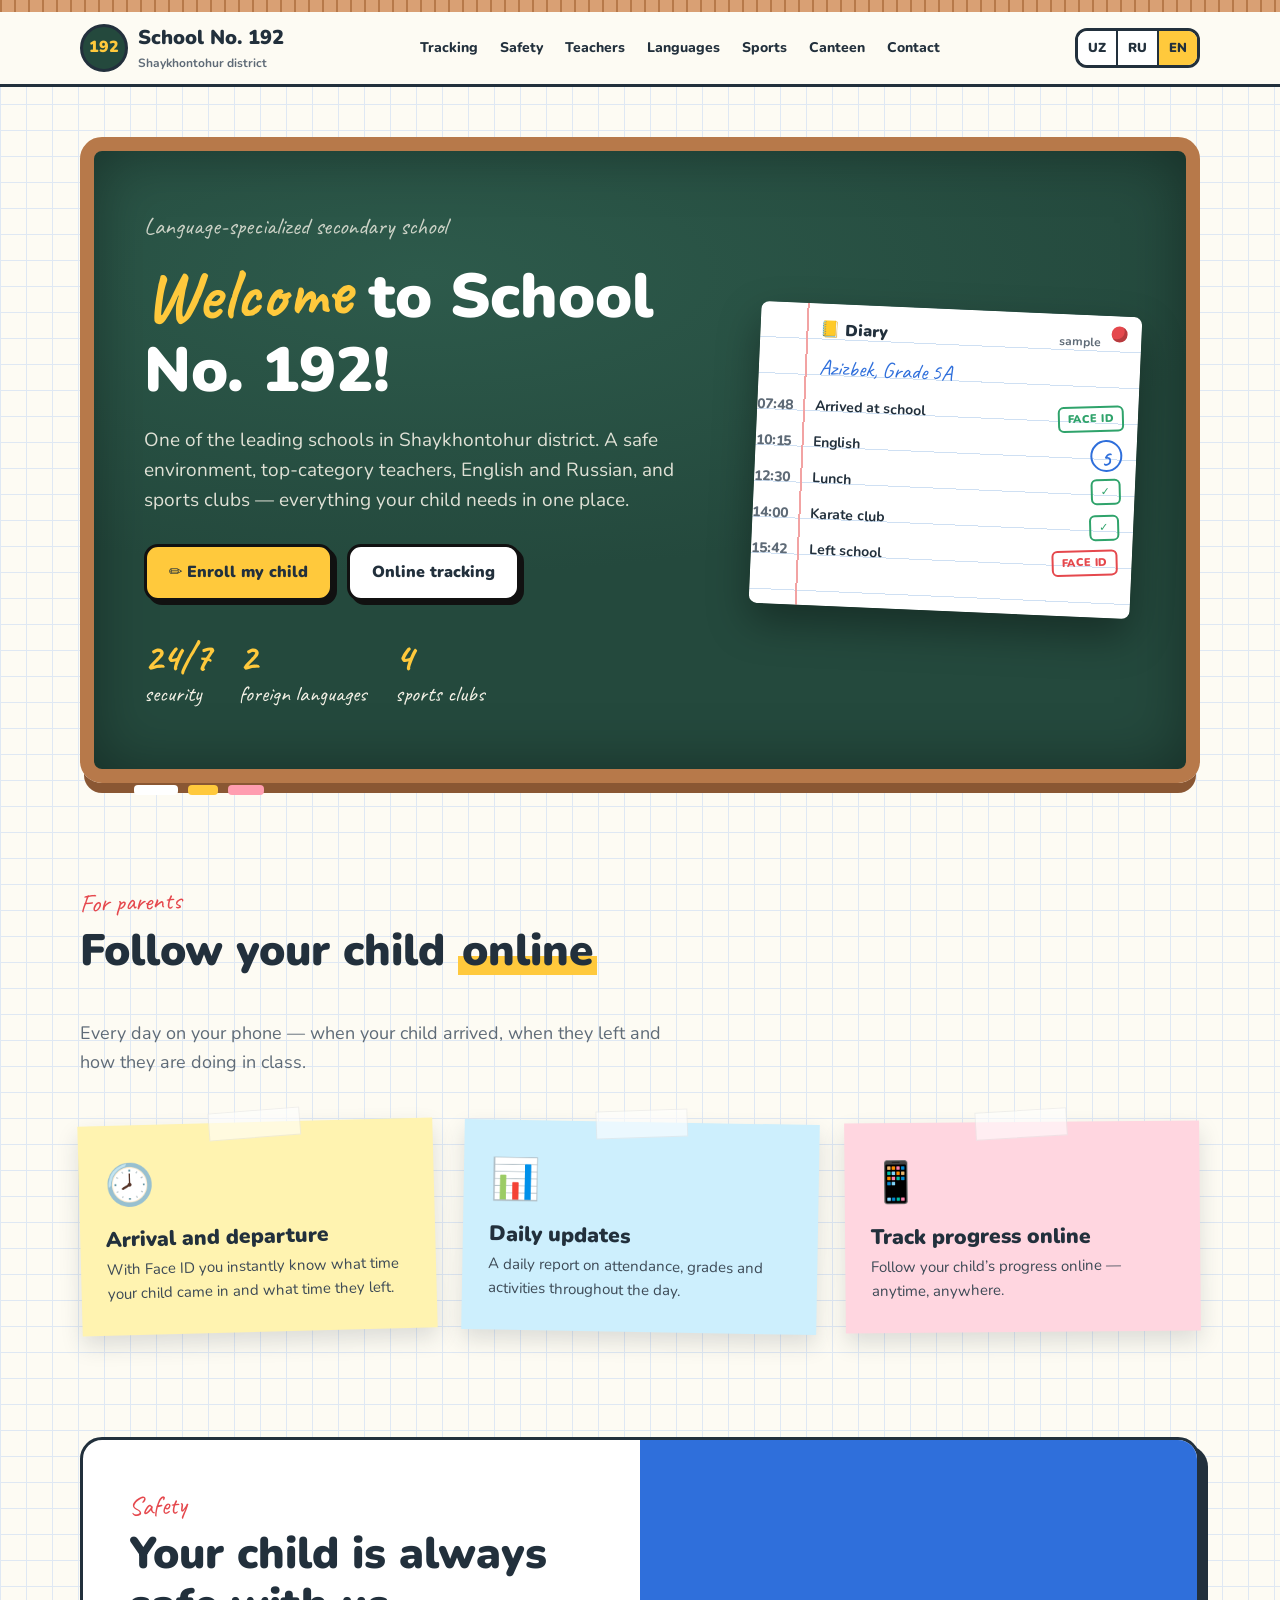
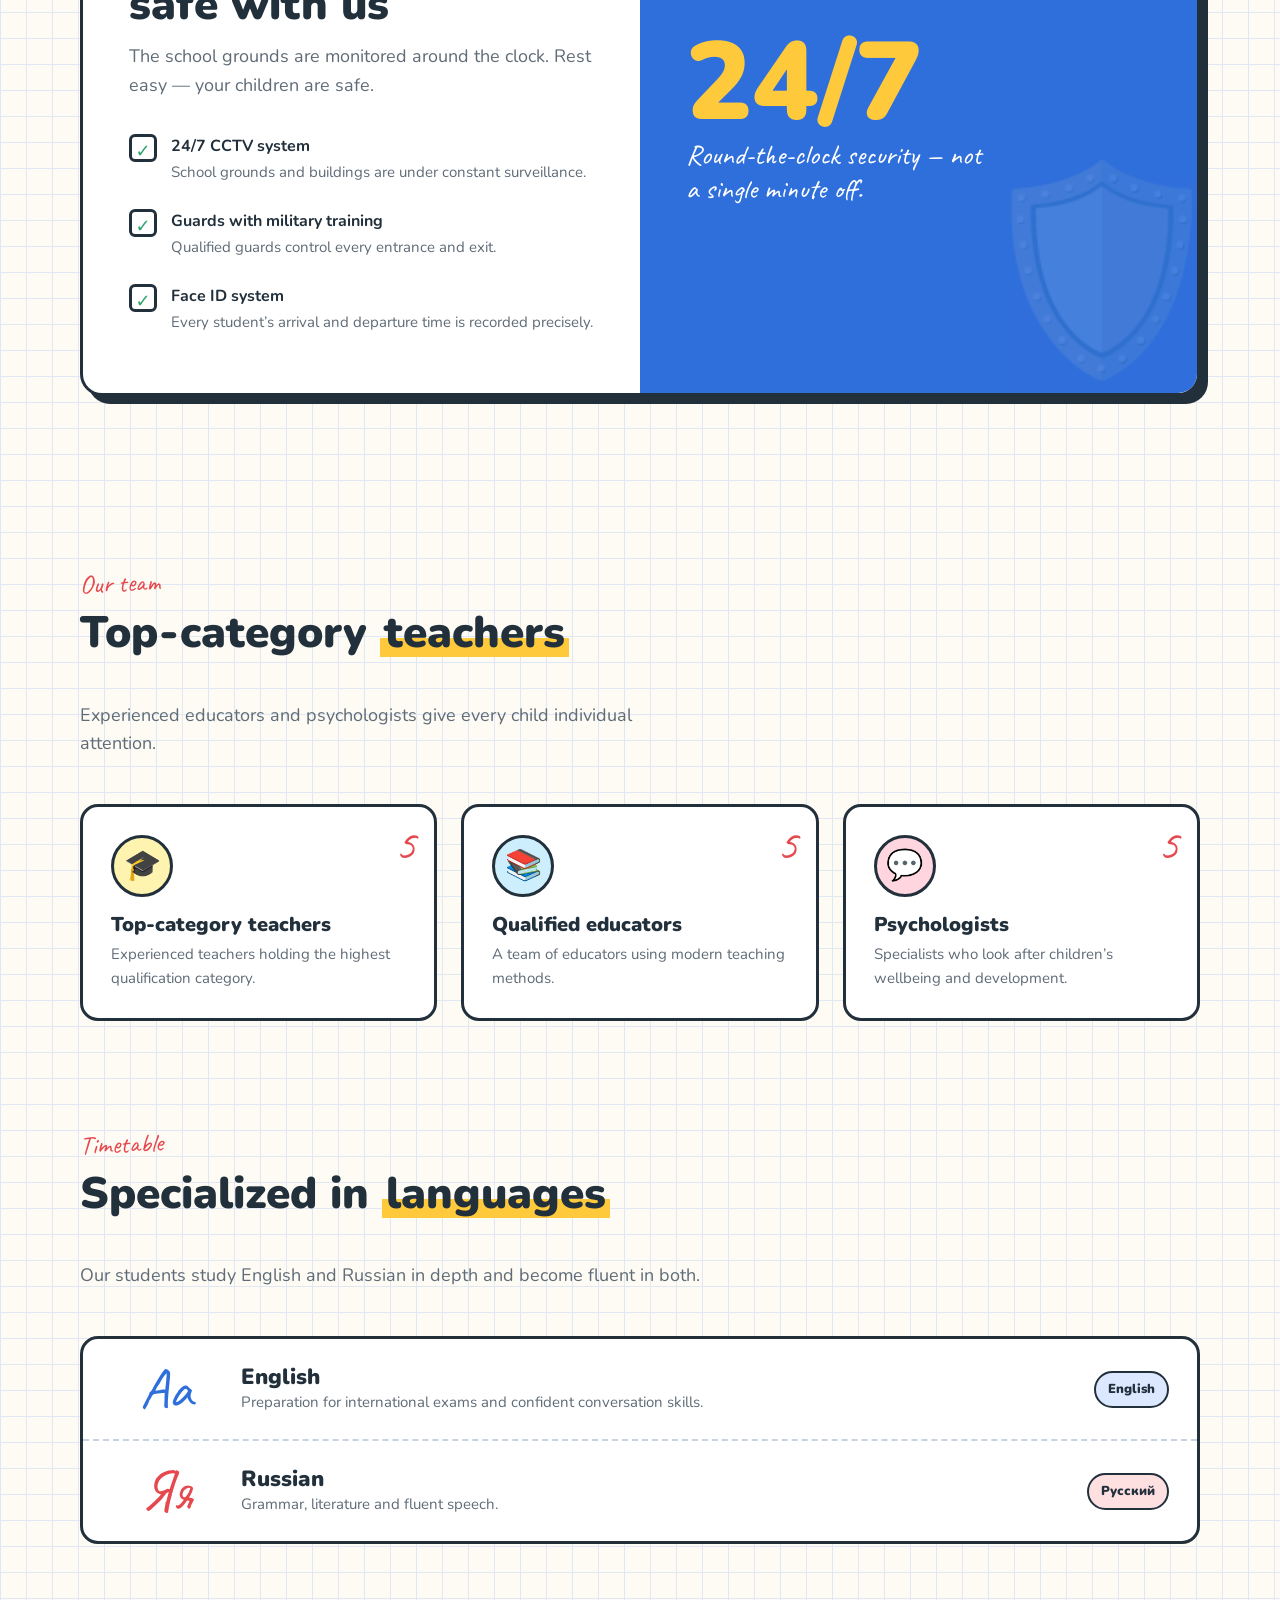
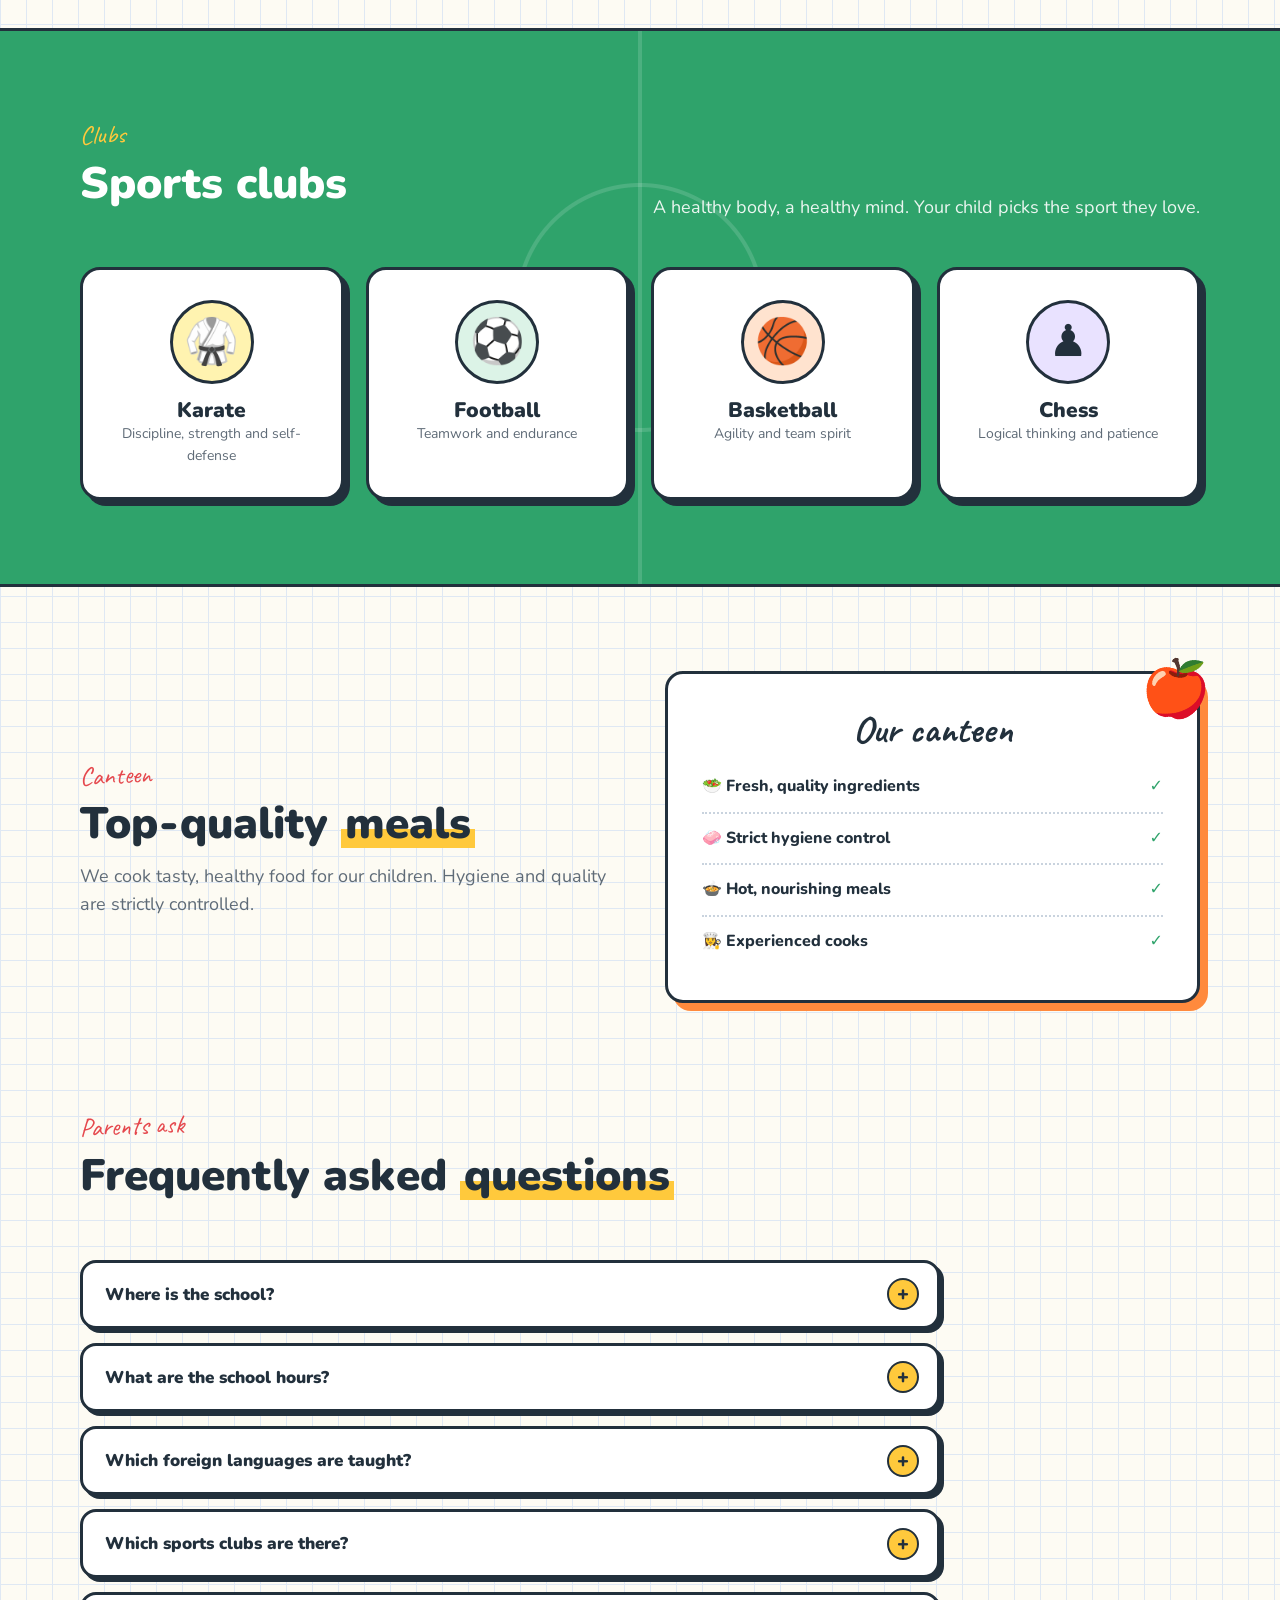
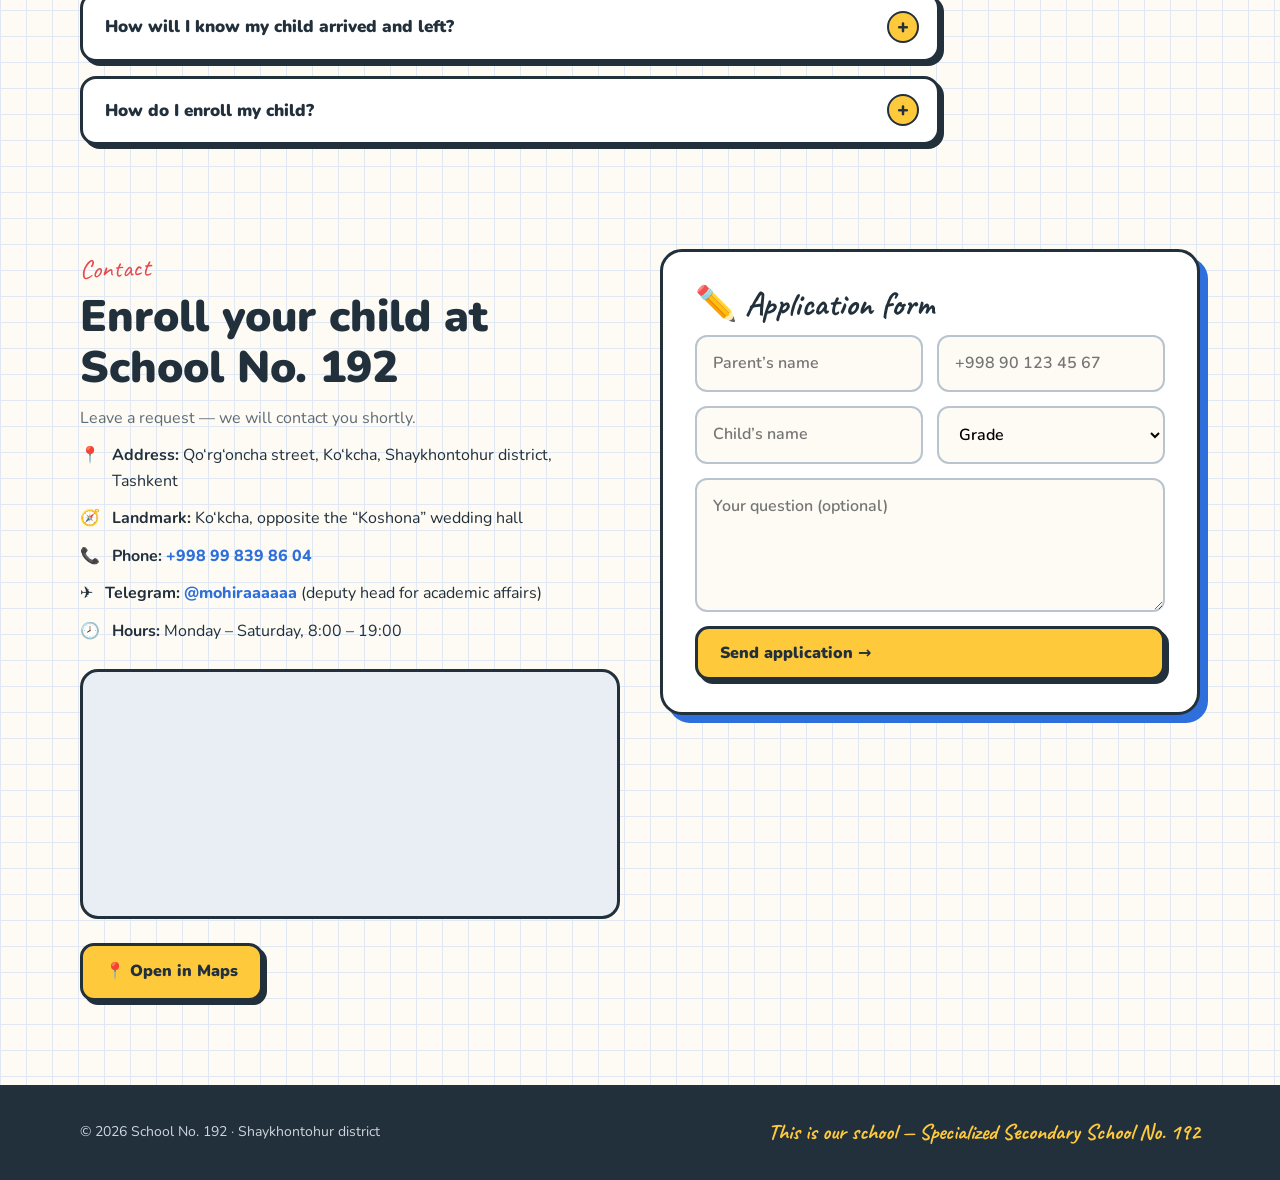
<file: en/index.html>
<!doctype html>
<html lang="en">
<head>
<script>document.documentElement.classList.add("js")</script>
<meta charset="utf-8">
<meta name="viewport" content="width=device-width, initial-scale=1">
<title>School No. 192 — Shaykhontohur</title>
<meta name="description" content="School No. 192 — a language-specialized secondary school in Shaykhontohur district, Tashkent. 24/7 security, Face ID, top-category teachers, sports clubs.">
<meta property="og:title" content="School No. 192 — Shaykhontohur">
<meta property="og:description" content="Language-specialized secondary school: 24/7 security, Face ID, top-category teachers, sports clubs.">
<meta property="og:type" content="website">
<meta property="og:image" content="https://zubayrabdullayev0110-dev.github.io/192-maktab/og-image.png">
<meta property="og:image:width" content="1200">
<meta property="og:image:height" content="630">
<meta name="twitter:card" content="summary_large_image">
<script type="application/ld+json">{"@context": "https://schema.org", "@type": "School", "name": "192-maktab", "alternateName": ["Школа №192", "School No. 192"], "description": "Tillarga ixtisoslashtirilgan o‘rta maxsus maktab", "url": "https://zubayrabdullayev0110-dev.github.io/192-maktab/", "image": "https://zubayrabdullayev0110-dev.github.io/192-maktab/og-image.png", "address": {"@type": "PostalAddress", "streetAddress": "Qo‘rg‘oncha ko‘chasi, Ko‘kcha", "addressLocality": "Toshkent", "addressRegion": "Shayxontohur tumani", "addressCountry": "UZ"}, "telephone": "+998998398604", "openingHours": "Mo-Sa 08:00-19:00", "geo": {"@type": "GeoCoordinates", "latitude": 41.3265223, "longitude": 69.1990431}}</script>
<link rel="alternate" hreflang="uz" href="https://zubayrabdullayev0110-dev.github.io/192-maktab/">
<link rel="alternate" hreflang="ru" href="https://zubayrabdullayev0110-dev.github.io/192-maktab/ru/">
<link rel="alternate" hreflang="en" href="https://zubayrabdullayev0110-dev.github.io/192-maktab/en/">
<link rel="alternate" hreflang="x-default" href="https://zubayrabdullayev0110-dev.github.io/192-maktab/">
<meta name="theme-color" content="#24493d">
<link rel="icon" href="data:image/svg+xml,%3Csvg xmlns='http://www.w3.org/2000/svg' viewBox='0 0 64 64'%3E%3Crect width='64' height='64' rx='14' fill='%2324493d'/%3E%3Ctext x='32' y='42' font-size='26' font-family='Arial' font-weight='900' text-anchor='middle' fill='%23ffc93c'%3E192%3C/text%3E%3C/svg%3E">
<link rel="preconnect" href="https://fonts.googleapis.com">
<link rel="preconnect" href="https://fonts.gstatic.com" crossorigin>
<link href="https://fonts.googleapis.com/css2?family=Nunito:wght@400;600;700;800;900&family=Caveat:wght@600;700&display=swap" rel="stylesheet">
<style>
  :root{
    --board:#24493d; --board-2:#2d5a4b; --chalk:#f4f1e6;
    --paper:#fdfbf3; --grid:#dfe8f3; --margin:#f2a3a3;
    --ink:#22303c; --muted:#5f6b77;
    --yellow:#ffc93c; --red:#e5484d; --blue:#2f6fdb; --green:#2fa36b; --orange:#ff8a3d;
    --wood:#b7794a;
  }
  *{box-sizing:border-box;margin:0;padding:0}
  html{scroll-behavior:smooth}
  body{font-family:Nunito,system-ui,sans-serif;color:var(--ink);line-height:1.6;
    background-color:var(--paper);
    background-image:linear-gradient(var(--grid) 1px,transparent 1px),linear-gradient(90deg,var(--grid) 1px,transparent 1px);
    background-size:26px 26px}
  a{color:inherit;text-decoration:none}
  .wrap{max-width:1160px;margin:0 auto;padding:0 20px}
  h1,h2,h3{font-weight:900;line-height:1.15}
  h2{font-size:clamp(28px,4.2vw,44px);margin-bottom:12px}
  .hand{font-family:Caveat,cursive;font-weight:700}
  .mark{background:linear-gradient(transparent 58%,var(--yellow) 58%,var(--yellow) 90%,transparent 90%);padding:0 4px}
  .lead{color:var(--muted);font-size:18px;max-width:620px}
  section{padding:84px 0;scroll-margin-top:76px}
  .tagline{font-family:Caveat,cursive;font-size:26px;color:var(--red);display:block;margin-bottom:2px;transform:rotate(-2deg);transform-origin:left}

  .ruler{height:12px;background:repeating-linear-gradient(90deg,var(--wood) 0 2px,#d9a074 2px 14px),#d9a074}

  header{position:sticky;top:0;z-index:50;background:var(--paper);border-bottom:3px solid var(--ink)}
  .nav{display:flex;align-items:center;justify-content:space-between;height:72px;gap:16px}
  .logo{display:flex;align-items:center;gap:10px;font-weight:900;font-size:20px}
  .logo-badge{width:48px;height:48px;border-radius:50%;background:var(--board);color:var(--yellow);display:grid;place-items:center;font-weight:900;font-size:16px;border:3px solid var(--ink)}
  .logo small{display:block;font-weight:700;font-size:12px;color:var(--muted)}
  .menu{display:flex;gap:4px;font-weight:800;font-size:15px}
  .menu a{padding:8px 12px;border-radius:10px}
  .menu a:hover{background:var(--yellow)}
  .btn{display:inline-flex;align-items:center;gap:8px;padding:13px 22px;border-radius:14px;font-weight:900;font-size:16px;border:3px solid var(--ink);cursor:pointer;font-family:inherit;box-shadow:4px 4px 0 var(--ink);transition:transform .12s,box-shadow .12s}
  .btn:hover{transform:translate(-2px,-2px);box-shadow:6px 6px 0 var(--ink)}
  .btn:active{transform:translate(2px,2px);box-shadow:2px 2px 0 var(--ink)}
  .btn-y{background:var(--yellow);color:var(--ink)}
  .btn-w{background:#fff;color:var(--ink)}
  .lang-sw{display:flex;border:3px solid var(--ink);border-radius:12px;overflow:hidden;font-weight:900;font-size:13px;flex:none}
  .lang-sw a{padding:7px 10px;background:#fff}
  .lang-sw a+a{border-left:2px solid var(--ink)}
  .lang-sw a:hover{background:#fff3b0}
  .lang-sw a[aria-current]{background:var(--yellow)}
  .logo,.btn{white-space:nowrap}
  @media (max-width:1340px){.nav>.btn{display:none}.menu{font-size:14px}.menu a{padding:8px 9px}}
  .burger{display:none;background:var(--yellow);border:3px solid var(--ink);border-radius:10px;font-size:22px;width:46px;height:46px;cursor:pointer}

  .hero{padding:50px 0 70px}
  .board{background:radial-gradient(800px 300px at 30% 20%,var(--board-2),var(--board));color:var(--chalk);border:14px solid var(--wood);border-radius:22px;box-shadow:inset 0 0 60px rgba(0,0,0,.35),0 14px 0 -4px #8a5733;padding:56px 50px;position:relative}
  .board-grid{display:grid;grid-template-columns:1.2fr .8fr;gap:40px;align-items:center}
  .board .date{font-family:Caveat,cursive;font-size:24px;opacity:.8}
  .board h1{font-size:clamp(34px,5.2vw,62px);margin:8px 0 18px;color:#fff}
  .board h1 .hand{color:var(--yellow);font-size:1.15em;display:inline-block;transform:rotate(-2deg)}
  .board p{font-size:19px;opacity:.9;max-width:560px;margin-bottom:28px}
  .board .actions{display:flex;gap:14px;flex-wrap:wrap}
  .board .btn{border-color:#111;box-shadow:4px 4px 0 #111}
  .chalk-stats{display:flex;gap:28px;margin-top:36px;flex-wrap:wrap;font-family:Caveat,cursive;font-size:22px}
  .chalk-stats b{font-size:40px;color:var(--yellow);display:block;line-height:1}
  .tray{position:absolute;left:40px;bottom:-26px;display:flex;gap:10px}
  .tray i{display:block;width:44px;height:10px;border-radius:4px;background:#fff}
  .tray i:nth-child(2){background:var(--yellow);width:30px}.tray i:nth-child(3){background:#ff9db0;width:36px}

  .diary{background:#fff;color:var(--ink);border-radius:8px;box-shadow:0 18px 40px rgba(0,0,0,.35);transform:rotate(2.5deg);position:relative;overflow:hidden;
    background-image:linear-gradient(90deg,transparent 46px,var(--margin) 46px,var(--margin) 48px,transparent 48px),repeating-linear-gradient(#fff 0 35px,#cfe0f3 35px 36px)}
  .diary-head{padding:14px 40px 6px 60px;font-weight:900;display:flex;justify-content:space-between;align-items:baseline}
  .diary-head small{font-weight:700;color:var(--muted);font-size:12px}
  .diary .kid{padding:0 16px 4px 60px;font-family:Caveat,cursive;font-size:22px;color:var(--blue);line-height:36px}
  .diary ul{list-style:none}
  .diary li{display:flex;justify-content:space-between;align-items:center;height:36px;padding:0 14px 0 0;font-size:14px;font-weight:700}
  .diary li span:first-child{display:flex;gap:12px}
  .diary .t{width:46px;text-align:right;color:var(--muted);font-weight:800}
  .stamp{font-size:11px;font-weight:900;padding:2px 8px;border-radius:6px;border:2px solid currentColor;transform:rotate(-4deg);text-transform:uppercase;letter-spacing:.04em}
  .s-in{color:var(--green)}.s-out{color:var(--red)}
  .s-grade{color:var(--blue);font-family:Caveat,cursive;font-size:22px;border-radius:50%;width:32px;height:32px;display:grid;place-items:center;padding:0}
  .pin{position:absolute;top:10px;right:14px;width:16px;height:16px;border-radius:50%;background:var(--red);box-shadow:inset -3px -3px 0 rgba(0,0,0,.2)}

  .notes{display:grid;grid-template-columns:repeat(3,1fr);gap:28px}
  .note{padding:28px 26px 30px;box-shadow:0 10px 22px rgba(34,48,60,.15);position:relative;transition:transform .2s}
  .note::before{content:"";position:absolute;top:-12px;left:50%;width:90px;height:26px;transform:translateX(-50%) rotate(-3deg);background:rgba(255,255,255,.6);border:1px solid rgba(0,0,0,.06)}
  .note:nth-child(1){background:#fff3b0;transform:rotate(-1.5deg)}
  .note:nth-child(2){background:#cdeffd;transform:rotate(1deg)}
  .note:nth-child(3){background:#ffd6e0;transform:rotate(-.5deg)}
  .note:hover{transform:rotate(0) scale(1.03)}
  .note .em{font-size:40px;margin-bottom:10px}
  .note h3{font-size:21px;margin-bottom:6px}
  .note p{font-size:15px;color:#3d4a56}

  .head{display:flex;justify-content:space-between;align-items:end;gap:30px;margin-bottom:46px;flex-wrap:wrap}

  .safety-box{background:#fff;border:3px solid var(--ink);border-radius:22px;box-shadow:8px 8px 0 var(--ink);display:grid;grid-template-columns:1fr 1fr;overflow:hidden}
  .safety-box .l{padding:46px}
  .safety-box .r{background:var(--blue);color:#fff;padding:46px;display:flex;flex-direction:column;justify-content:center;position:relative;overflow:hidden}
  .safety-box .r strong{font-size:110px;font-weight:900;line-height:1;color:var(--yellow)}
  .safety-box .r p{font-family:Caveat,cursive;font-size:28px;line-height:1.2;max-width:300px}
  .shield{position:absolute;right:-30px;bottom:-40px;font-size:200px;opacity:.15}
  .checks{list-style:none;margin-top:22px}
  .checks li{display:flex;gap:14px;padding:12px 0}
  .box{flex:none;width:28px;height:28px;border:3px solid var(--ink);border-radius:6px;display:grid;place-items:center;font-weight:900;color:var(--green);font-size:18px;background:#fff}
  .checks b{display:block}
  .checks span{color:var(--muted);font-size:15px}

  .teachers{display:grid;grid-template-columns:repeat(3,1fr);gap:24px}
  .t-card{background:#fff;border:3px solid var(--ink);border-radius:18px;padding:28px;position:relative}
  .t-card .ic{width:62px;height:62px;border-radius:50%;display:grid;place-items:center;font-size:30px;border:3px solid var(--ink);margin-bottom:16px}
  .t-card h3{font-size:20px;margin-bottom:6px}
  .t-card p{color:var(--muted);font-size:15px}
  .t-card .five{position:absolute;top:16px;right:18px;font-family:Caveat,cursive;font-size:44px;color:var(--red);line-height:1;transform:rotate(8deg)}

  .timetable{background:#fff;border:3px solid var(--ink);border-radius:18px;overflow:hidden}
  .tt-row{display:grid;grid-template-columns:110px 1fr auto;align-items:center;gap:20px;padding:22px 28px;border-bottom:2px dashed #c9d3de}
  .tt-row:last-child{border:0}
  .tt-lbl{font-family:Caveat,cursive;font-size:56px;line-height:1;text-align:center}
  .tt-row h3{font-size:22px}
  .tt-row p{color:var(--muted);font-size:15px}
  .chip{font-weight:900;font-size:13px;padding:6px 12px;border-radius:999px;border:2px solid var(--ink);white-space:nowrap}

  .sports{background-color:var(--green);color:#fff;border-top:3px solid var(--ink);border-bottom:3px solid var(--ink);
    background-image:radial-gradient(circle at 50% 50%,transparent 120px,rgba(255,255,255,.14) 121px,rgba(255,255,255,.14) 124px,transparent 125px),linear-gradient(90deg,transparent calc(50% - 2px),rgba(255,255,255,.14) calc(50% - 2px),rgba(255,255,255,.14) calc(50% + 2px),transparent calc(50% + 2px))}
  .sports .lead{color:rgba(255,255,255,.9)}
  .sports .tagline{color:var(--yellow)}
  .badges{display:grid;grid-template-columns:repeat(4,1fr);gap:22px}
  .badge{background:#fff;color:var(--ink);border:3px solid var(--ink);border-radius:20px;padding:30px 20px;text-align:center;box-shadow:6px 6px 0 var(--ink);transition:transform .2s}
  .badge:hover{transform:translateY(-6px) rotate(-2deg)}
  .badge .e{width:84px;height:84px;margin:0 auto 14px;border-radius:50%;display:grid;place-items:center;font-size:44px;border:3px solid var(--ink)}
  .badge h3{font-size:21px}
  .badge p{font-size:14px;color:var(--muted)}

  .food{display:grid;grid-template-columns:1fr 1fr;gap:50px;align-items:center}
  .menu-card{background:#fff;border:3px solid var(--ink);border-radius:18px;padding:34px;box-shadow:8px 8px 0 var(--orange);position:relative}
  .menu-card h3{text-align:center;font-family:Caveat,cursive;font-size:38px;margin-bottom:10px}
  .menu-card li{list-style:none;display:flex;justify-content:space-between;gap:10px;padding:12px 0;border-bottom:2px dotted #c9d3de;font-weight:800}
  .menu-card li:last-child{border:0}
  .menu-card li span:last-child{color:var(--green)}
  .apple{position:absolute;top:-30px;right:-14px;font-size:56px;transform:rotate(12deg)}

  .contact-grid{display:grid;grid-template-columns:1fr 1fr;gap:40px;align-items:start}
  .info p a{font-weight:800;color:var(--blue)}
  .info p{display:flex;gap:12px;margin:12px 0;font-size:16px}
  .map{width:100%;height:250px;border:3px solid var(--ink);border-radius:18px;margin-top:12px;background:#e8eef3}
  .form-card{background:#fff;border:3px solid var(--ink);border-radius:22px;padding:32px;box-shadow:8px 8px 0 var(--blue)}
  .form-card h3{font-family:Caveat,cursive;font-size:34px;margin-bottom:12px}
  form{display:grid;gap:14px}
  input,select,textarea{width:100%;padding:14px 16px;border:2px solid #b8c4d0;border-radius:12px;font:inherit;font-weight:600;background:var(--paper)}
  input:focus,select:focus,textarea:focus{outline:none;border-color:var(--blue);box-shadow:0 0 0 3px rgba(47,111,219,.2)}
  .row{display:grid;grid-template-columns:1fr 1fr;gap:14px}
  .msg{display:none;padding:14px 16px;border-radius:12px;font-weight:800;border:2px solid currentColor}
  #thanks{color:var(--green);background:#e6f6ee}
  #err a{color:inherit;text-decoration:underline}
  #err{color:var(--red);background:#fdecec}
  .sr{position:absolute;width:1px;height:1px;overflow:hidden;clip:rect(0 0 0 0)}
  .btn[disabled]{opacity:.6;cursor:wait}

  /* FAQ */
  .faq{display:grid;gap:14px;max-width:860px}
  .faq details{background:#fff;border:3px solid var(--ink);border-radius:16px;box-shadow:4px 4px 0 var(--ink)}
  .faq summary{cursor:pointer;list-style:none;padding:18px 56px 18px 22px;font-weight:900;font-size:17px;position:relative}
  .faq summary::-webkit-details-marker{display:none}
  .faq summary::after{content:"+";position:absolute;right:18px;top:50%;transform:translateY(-50%);width:28px;height:28px;border-radius:50%;background:var(--yellow);border:2px solid var(--ink);display:grid;place-items:center;font-size:20px;line-height:1}
  .faq details[open] summary::after{content:"−"}
  .faq details p{padding:0 22px 20px;color:var(--muted)}
  /* Mobile quick bar */
  .quickbar{display:none}
  /* Language suggestion */
  .lang-tip{position:fixed;left:12px;right:12px;margin:0 auto;width:max-content;bottom:18px;z-index:60;background:#fff;border:3px solid var(--ink);border-radius:14px;box-shadow:5px 5px 0 var(--ink);padding:10px 12px 10px 16px;display:flex;align-items:center;gap:12px;font-weight:800;font-size:15px;max-width:calc(100% - 24px)}
  .lang-tip a{background:var(--yellow);border:2px solid var(--ink);border-radius:10px;padding:6px 12px;white-space:nowrap}
  .lang-tip button{background:none;border:0;font-size:22px;cursor:pointer;line-height:1;padding:0 4px}
  footer{background:var(--ink);color:#cfd6dd;padding:30px 0;font-size:14px}
  footer .wrap{display:flex;justify-content:space-between;align-items:center;flex-wrap:wrap;gap:10px}
  footer .hand{font-size:22px;color:var(--yellow)}

  .js .reveal{opacity:0;transform:translateY(22px);transition:opacity .6s,transform .6s}
  .js .reveal.show{opacity:1;transform:none}
  .js .note.reveal.show:nth-child(1){transform:rotate(-1.5deg)}
  .js .note.reveal.show:nth-child(2){transform:rotate(1deg)}
  .js .note.reveal.show:nth-child(3){transform:rotate(-.5deg)}
  .js .note.reveal.show:hover{transform:rotate(0) scale(1.03)}
  @media (prefers-reduced-motion:reduce){html{scroll-behavior:auto}.js .reveal{opacity:1;transition:none}}

  @media (max-width:980px){
    .board-grid,.safety-box,.food,.contact-grid{grid-template-columns:1fr}
    .diary{transform:none;max-width:420px;width:100%;margin:0 auto}
    .notes,.teachers,.badges{grid-template-columns:1fr 1fr}
    .menu{display:none;position:absolute;top:72px;left:0;right:0;background:var(--paper);border-bottom:3px solid var(--ink);flex-direction:column;padding:14px 20px}
    .menu.open{display:flex}
    .burger{display:block}
    .lang-sw{margin-left:auto}
    .nav>.btn{display:none}
  }
  @media (max-width:620px){
    .quickbar{display:flex;position:fixed;left:0;right:0;bottom:0;z-index:55;gap:10px;padding:10px 12px calc(10px + env(safe-area-inset-bottom));background:var(--paper);border-top:3px solid var(--ink)}
    .quickbar{gap:8px}
    .quickbar a{flex:1;justify-content:center;padding:12px 6px;font-size:14px;white-space:nowrap}
    .quickbar a:nth-child(2){flex:1.2}
    body{padding-bottom:76px}
    .lang-tip{bottom:88px}
    section{padding:60px 0}
    .board{padding:36px 22px;border-width:10px}
    .notes,.teachers,.badges,.row{grid-template-columns:1fr}
    .safety-box .l,.safety-box .r{padding:30px 24px}
    .safety-box .r strong{font-size:80px}
    .tt-row{grid-template-columns:64px 1fr;padding:18px}
    .tt-row .chip{grid-column:2;justify-self:start}
    .tt-lbl{font-size:42px}
    .apple{right:0}
    .nav{gap:10px}
    .logo{font-size:16px;gap:8px}
    .logo small{display:none}
    .logo-badge{width:42px;height:42px;font-size:14px}
    .lang-sw a{padding:6px 7px}
    .burger{width:42px;height:42px;font-size:20px;flex:none}
  }
</style>
</head>
<body>

<div class="ruler" aria-hidden="true"></div>
<header>
  <div class="wrap nav">
    <a href="#" class="logo"><div class="logo-badge">192</div><div>School No. 192<small>Shaykhontohur district</small></div></a>
    <nav class="menu" id="menu">
      <a href="#kuzatuv">Tracking</a>
      <a href="#xavfsizlik">Safety</a>
      <a href="#ustozlar">Teachers</a>
      <a href="#tillar">Languages</a>
      <a href="#sport">Sports</a>
      <a href="#oshxona">Canteen</a>
      <a href="#aloqa">Contact</a>
    </nav>
    <div class="lang-sw" aria-label="Til / Язык / Language"><a href="../" hreflang="uz">UZ</a><a href="../ru/" hreflang="ru">RU</a><a href="./" hreflang="en" aria-current="page">EN</a></div>
    <a href="#aloqa" class="btn btn-y">Apply now</a>
    <button class="burger" aria-label="Menu" aria-controls="menu" aria-expanded="false" onclick="this.setAttribute('aria-expanded',document.getElementById('menu').classList.toggle('open'))">☰</button>
  </div>
</header>

<section class="hero">
  <div class="wrap">
    <div class="board">
      <div class="board-grid">
        <div>
          <div class="date">Language-specialized secondary school</div>
          <h1><span class="hand">Welcome</span> to School No. 192!</h1>
          <p>One of the leading schools in Shaykhontohur district. A safe environment, top-category teachers, English and Russian, and sports clubs — everything your child needs in one place.</p>
          <div class="actions">
            <a href="#aloqa" class="btn btn-y">✏️ Enroll my child</a>
            <a href="#kuzatuv" class="btn btn-w">Online tracking</a>
          </div>
          <div class="chalk-stats">
            <div><b>24/7</b>security</div>
            <div><b>2</b>foreign languages</div>
            <div><b>4</b>sports clubs</div>
          </div>
        </div>
        <div class="diary" aria-label="Sample e-diary">
          <div class="pin"></div>
          <div class="diary-head">📒 Diary <small>sample</small></div>
          <div class="kid">Azizbek, Grade 5A</div>
          <ul>
            <li><span><span class="t">07:48</span>Arrived at school</span><span class="stamp s-in">Face ID</span></li>
            <li><span><span class="t">10:15</span>English</span><span class="stamp s-grade">5</span></li>
            <li><span><span class="t">12:30</span>Lunch</span><span class="stamp s-in">✓</span></li>
            <li><span><span class="t">14:00</span>Karate club</span><span class="stamp s-in">✓</span></li>
            <li><span><span class="t">15:42</span>Left school</span><span class="stamp s-out">Face ID</span></li>
            <li></li>
          </ul>
        </div>
      </div>
      <div class="tray" aria-hidden="true"><i></i><i></i><i></i></div>
    </div>
  </div>
</section>

<section id="kuzatuv" style="padding-top:30px">
  <div class="wrap">
    <div class="head reveal">
      <div><span class="tagline">For parents</span><h2>Follow your child <span class="mark">online</span></h2></div>
      <p class="lead">Every day on your phone — when your child arrived, when they left and how they are doing in class.</p>
    </div>
    <div class="notes">
      <div class="note reveal"><div class="em">🕗</div><h3>Arrival and departure</h3><p>With Face ID you instantly know what time your child came in and what time they left.</p></div>
      <div class="note reveal"><div class="em">📊</div><h3>Daily updates</h3><p>A daily report on attendance, grades and activities throughout the day.</p></div>
      <div class="note reveal"><div class="em">📱</div><h3>Track progress online</h3><p>Follow your child’s progress online — anytime, anywhere.</p></div>
    </div>
  </div>
</section>

<section id="xavfsizlik" style="padding-top:20px">
  <div class="wrap">
    <div class="safety-box reveal">
      <div class="l">
        <span class="tagline">Safety</span>
        <h2>Your child is always safe with us</h2>
        <p class="lead">The school grounds are monitored around the clock. Rest easy — your children are safe.</p>
        <ul class="checks">
          <li><div class="box">✓</div><div><b>24/7 CCTV system</b><span>School grounds and buildings are under constant surveillance.</span></div></li>
          <li><div class="box">✓</div><div><b>Guards with military training</b><span>Qualified guards control every entrance and exit.</span></div></li>
          <li><div class="box">✓</div><div><b>Face ID system</b><span>Every student’s arrival and departure time is recorded precisely.</span></div></li>
        </ul>
      </div>
      <div class="r">
        <div class="shield" aria-hidden="true">🛡️</div>
        <strong>24/7</strong>
        <p>Round-the-clock security — not a single minute off.</p>
      </div>
    </div>
  </div>
</section>

<section id="ustozlar">
  <div class="wrap">
    <div class="head reveal">
      <div><span class="tagline">Our team</span><h2>Top-category <span class="mark">teachers</span></h2></div>
      <p class="lead">Experienced educators and psychologists give every child individual attention.</p>
    </div>
    <div class="teachers">
      <div class="t-card reveal"><span class="five" aria-hidden="true">5</span><div class="ic" style="background:#fff3b0">🎓</div><h3>Top-category teachers</h3><p>Experienced teachers holding the highest qualification category.</p></div>
      <div class="t-card reveal"><span class="five" aria-hidden="true">5</span><div class="ic" style="background:#cdeffd">📚</div><h3>Qualified educators</h3><p>A team of educators using modern teaching methods.</p></div>
      <div class="t-card reveal"><span class="five" aria-hidden="true">5</span><div class="ic" style="background:#ffd6e0">💬</div><h3>Psychologists</h3><p>Specialists who look after children’s wellbeing and development.</p></div>
    </div>
  </div>
</section>

<section id="tillar" style="padding-top:20px">
  <div class="wrap">
    <div class="head reveal">
      <div><span class="tagline">Timetable</span><h2>Specialized in <span class="mark">languages</span></h2></div>
      <p class="lead">Our students study English and Russian in depth and become fluent in both.</p>
    </div>
    <div class="timetable reveal">
      <div class="tt-row"><div class="tt-lbl" style="color:var(--blue)">Aa</div><div><h3>English</h3><p>Preparation for international exams and confident conversation skills.</p></div><span class="chip" style="background:#dbe8ff">English</span></div>
      <div class="tt-row"><div class="tt-lbl" style="color:var(--red)">Яя</div><div><h3>Russian</h3><p>Grammar, literature and fluent speech.</p></div><span class="chip" style="background:#ffe0e1">Русский</span></div>
    </div>
  </div>
</section>

<section class="sports" id="sport">
  <div class="wrap">
    <div class="head reveal">
      <div><span class="tagline">Clubs</span><h2>Sports clubs</h2></div>
      <p class="lead">A healthy body, a healthy mind. Your child picks the sport they love.</p>
    </div>
    <div class="badges">
      <div class="badge reveal"><div class="e" style="background:#fff3b0">🥋</div><h3>Karate</h3><p>Discipline, strength and self-defense</p></div>
      <div class="badge reveal"><div class="e" style="background:#dcf3e7">⚽</div><h3>Football</h3><p>Teamwork and endurance</p></div>
      <div class="badge reveal"><div class="e" style="background:#ffe3cf">🏀</div><h3>Basketball</h3><p>Agility and team spirit</p></div>
      <div class="badge reveal"><div class="e" style="background:#e9e2ff">♟️</div><h3>Chess</h3><p>Logical thinking and patience</p></div>
    </div>
  </div>
</section>

<section id="oshxona">
  <div class="wrap food">
    <div class="reveal">
      <span class="tagline">Canteen</span>
      <h2>Top-quality <span class="mark">meals</span></h2>
      <p class="lead">We cook tasty, healthy food for our children. Hygiene and quality are strictly controlled.</p>
    </div>
    <div class="menu-card reveal">
      <div class="apple" aria-hidden="true">🍎</div>
      <h3>Our canteen</h3>
      <ul>
        <li><span>🥗 Fresh, quality ingredients</span><span>✓</span></li>
        <li><span>🧼 Strict hygiene control</span><span>✓</span></li>
        <li><span>🍲 Hot, nourishing meals</span><span>✓</span></li>
        <li><span>👩‍🍳 Experienced cooks</span><span>✓</span></li>
      </ul>
    </div>
  </div>
</section>

<section id="savollar" style="padding-top:20px">
  <div class="wrap">
    <div class="head reveal">
      <div><span class="tagline">Parents ask</span><h2>Frequently asked <span class="mark">questions</span></h2></div>
    </div>
    <div class="faq reveal">
      <details><summary>Where is the school?</summary><p>Qo‘rg‘oncha street, Ko‘kcha, Shaykhontohur district, Tashkent. Landmark: opposite the “Koshona” wedding hall.</p></details>
      <details><summary>What are the school hours?</summary><p>Monday – Saturday, from 8:00 to 19:00.</p></details>
      <details><summary>Which foreign languages are taught?</summary><p>English and Russian, both taught in depth.</p></details>
      <details><summary>Which sports clubs are there?</summary><p>Karate, football, basketball and chess.</p></details>
      <details><summary>How will I know my child arrived and left?</summary><p>The Face ID system records every student’s arrival and departure time. You receive this information every day.</p></details>
      <details><summary>How do I enroll my child?</summary><p>Fill in the application form below, call <a href="tel:+998998398604">+998 99 839 86 04</a> or visit the school during working hours.</p></details>
    </div>
  </div>
</section>

<section id="aloqa" style="padding-top:20px">
  <div class="wrap contact-grid">
    <div class="info reveal">
      <span class="tagline">Contact</span>
      <h2>Enroll your child at School No. 192</h2>
      <p class="lead">Leave a request — we will contact you shortly.</p>
      <p>📍 <span><b>Address:</b> Qo‘rg‘oncha street, Ko‘kcha, Shaykhontohur district, Tashkent</span></p>
      <p>🧭 <span><b>Landmark:</b> Ko‘kcha, opposite the “Koshona” wedding hall</span></p>
      <p>📞 <span><b>Phone:</b> <a href="tel:+998998398604">+998 99 839 86 04</a></span></p>
      <p>✈️ <span><b>Telegram:</b> <a href="https://t.me/mohiraaaaaa" target="_blank" rel="noopener">@mohiraaaaaa</a> (deputy head for academic affairs)</span></p>
      <p>🕗 <span><b>Hours:</b> Monday – Saturday, 8:00 – 19:00</span></p>
      <iframe class="map" title="Map: School No. 192" loading="lazy" referrerpolicy="no-referrer-when-downgrade" src="https://maps.google.com/maps?q=41.3265223,69.1990431&z=17&output=embed"></iframe>
      <a class="btn btn-y" style="margin-top:16px" target="_blank" rel="noopener" href="https://www.google.com/maps/search/?api=1&query=41.3265223,69.1990431">📍 Open in Maps</a>
    </div>
    <div class="form-card reveal">
      <h3>✏️ Application form</h3>
      <form id="ariza" name="ariza" method="POST" data-netlify="true" netlify-honeypot="bot-field">
        <input type="hidden" name="form-name" value="ariza">
        <p class="sr"><label>Do not fill: <input name="bot-field"></label></p>
        <div class="row">
          <input required name="ota_ona" aria-label="Parent’s name" placeholder="Parent’s name" autocomplete="name">
          <input required name="telefon" type="tel" aria-label="Phone number" placeholder="+998 90 123 45 67" autocomplete="tel" pattern="[+0-9 ()-]{9,}">
        </div>
        <div class="row">
          <input required name="farzand" aria-label="Child’s name" placeholder="Child’s name">
          <select required name="sinf" aria-label="Grade">
            <option value="">Grade</option>
            <option>Grade 1</option><option>Grade 2</option><option>Grade 3</option><option>Grade 4</option>
            <option>Grade 5</option><option>Grade 6</option><option>Grade 7</option><option>Grade 8</option>
            <option>Grade 9</option><option>Grade 10</option><option>Grade 11</option>
          </select>
        </div>
        <textarea name="savol" rows="4" aria-label="Your question" placeholder="Your question (optional)"></textarea>
        <button class="btn btn-y" type="submit">Send application →</button>
        <div class="msg" id="err">The application could not be sent. Please call <a href="tel:+998998398604">+998 99 839 86 04</a>.</div>
        <div class="msg" id="thanks" role="status">Thank you! Your application has been received. We will be in touch soon.</div>
      </form>
    </div>
  </div>
</section>

<footer>
  <div class="wrap">
    <span>© 2026 School No. 192 · Shaykhontohur district</span>
    <span class="hand">This is our school — Specialized Secondary School No. 192</span>
  </div>
</footer>

<nav class="quickbar" aria-label="Quick links">
  <a class="btn btn-w" href="tel:+998998398604">📞 Call</a>
  <a class="btn btn-w" href="https://t.me/mohiraaaaaa" target="_blank" rel="noopener">✈️ Telegram</a>
  <a class="btn btn-y" href="#aloqa">✏️ Apply</a>
</nav>

<script>
  const io = new IntersectionObserver(es => es.forEach(e => { if (e.isIntersecting) { e.target.classList.add('show'); io.unobserve(e.target); } }), {threshold:.12});
  document.querySelectorAll('.reveal').forEach(el => io.observe(el));
  const f = document.getElementById('ariza');
  f.addEventListener('submit', async e => {
    e.preventDefault();
    const btn = f.querySelector('button'), ok = document.getElementById('thanks'), err = document.getElementById('err');
    ok.style.display = err.style.display = 'none'; btn.disabled = true;
    try {
      const r = await fetch('/', {method:'POST', headers:{'Content-Type':'application/x-www-form-urlencoded'}, body:new URLSearchParams(new FormData(f)).toString()});
      if (!r.ok) throw 0;
      f.reset(); ok.style.display = 'block';
    } catch { err.style.display = 'block'; }
    btn.disabled = false;
  });
  document.querySelectorAll('.menu a').forEach(a => a.addEventListener('click', () => { document.getElementById('menu').classList.remove('open'); document.querySelector('.burger').setAttribute('aria-expanded','false'); }));
  (function () {
    // Suggest the Russian/English version to visitors whose browser is set to that language (Uzbek page only).
    if (document.documentElement.lang !== 'uz') return;
    try { if (localStorage.getItem('langTip')) return; } catch (e) {}
    var langs = (navigator.languages || [navigator.language || '']).map(function (l) { return (l || '').slice(0, 2).toLowerCase(); });
    if (langs.indexOf('uz') !== -1) return;
    var target = langs.indexOf('ru') !== -1 ? 'ru' : (langs.indexOf('en') !== -1 ? 'en' : null);
    if (!target) return;
    var txt = target === 'ru' ? ['Сайт есть на русском языке', 'Открыть'] : ['This site is available in English', 'Open'];
    var tip = document.createElement('div');
    tip.className = 'lang-tip'; tip.setAttribute('role', 'dialog'); tip.setAttribute('lang', target);
    tip.innerHTML = '<span></span><a></a><button type="button" aria-label="×">×</button>';
    tip.querySelector('span').textContent = txt[0];
    var a = tip.querySelector('a'); a.textContent = txt[1]; a.href = target + '/'; a.hreflang = target;
    function done() { try { localStorage.setItem('langTip', '1'); } catch (e) {} tip.remove(); }
    a.addEventListener('click', function () { try { localStorage.setItem('langTip', '1'); } catch (e) {} });
    tip.querySelector('button').addEventListener('click', done);
    document.body.appendChild(tip);
  })();
</script>
</body>
</html>
</file>
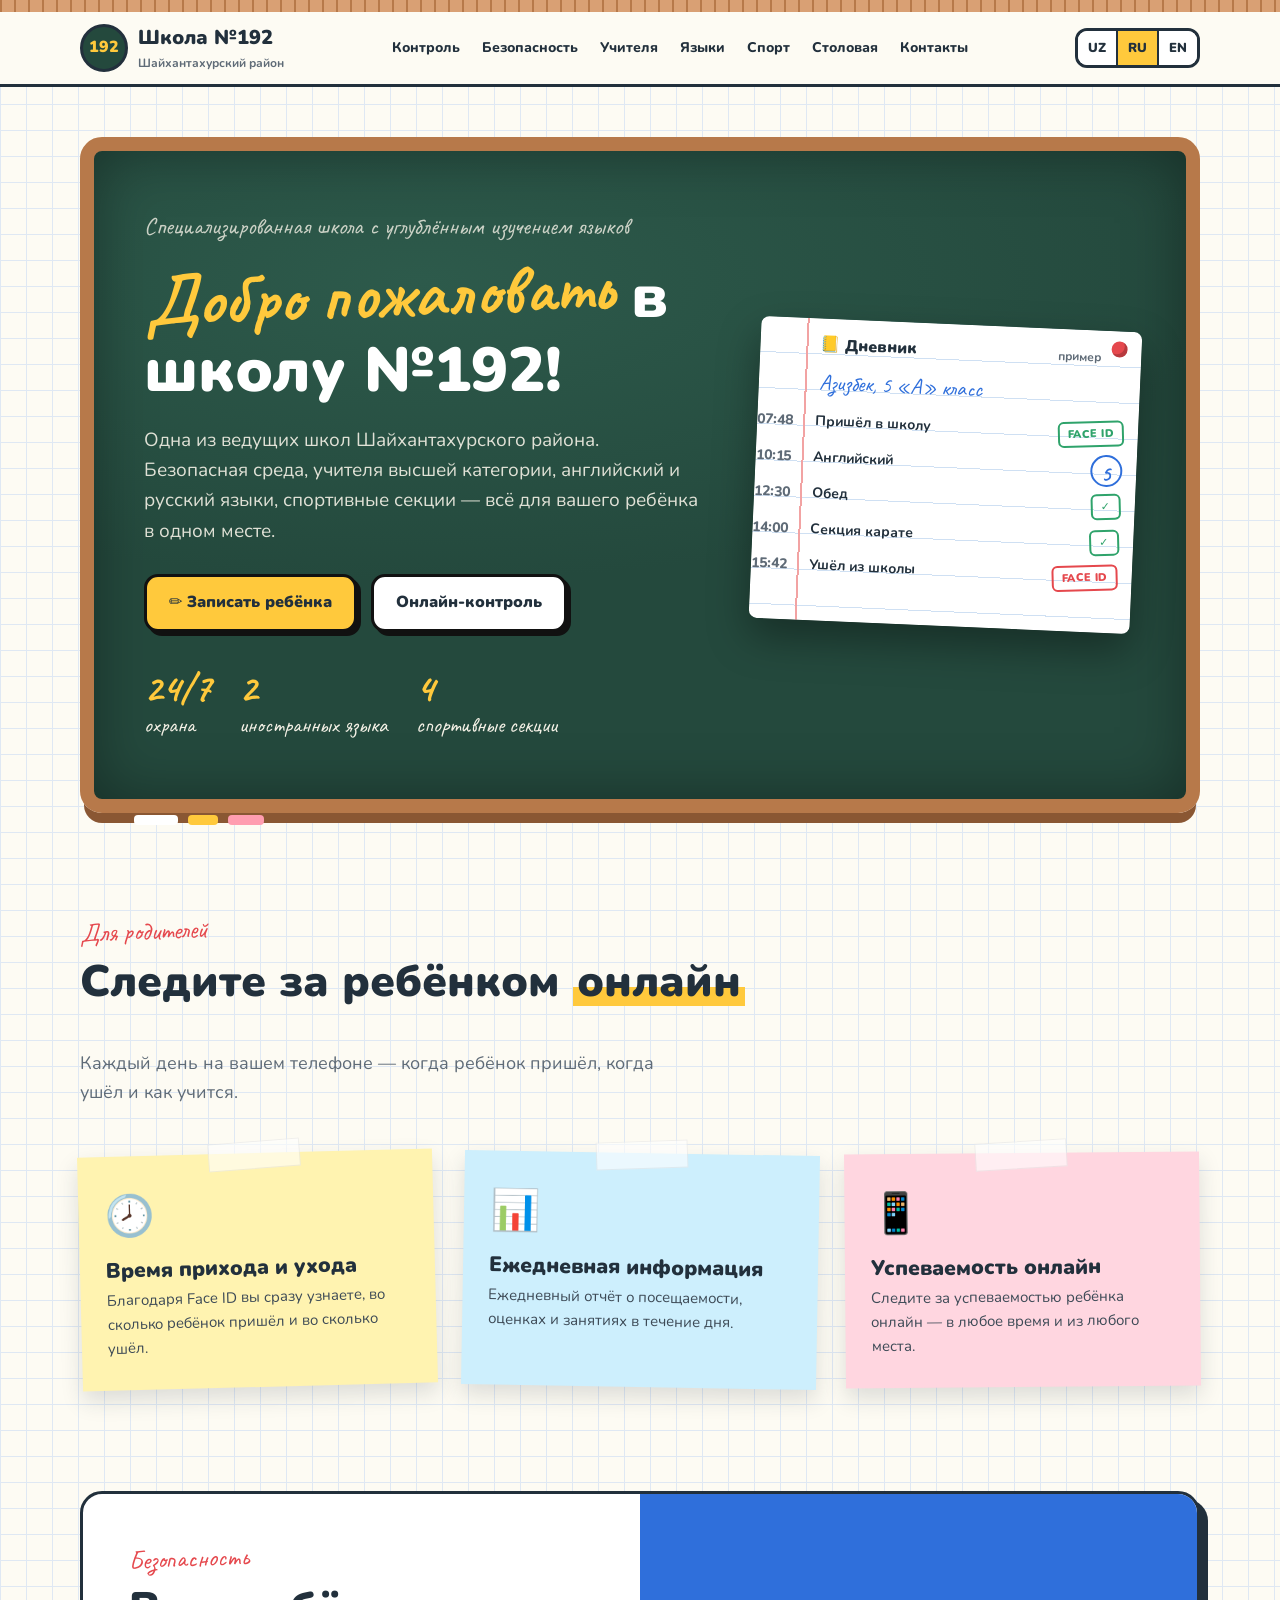
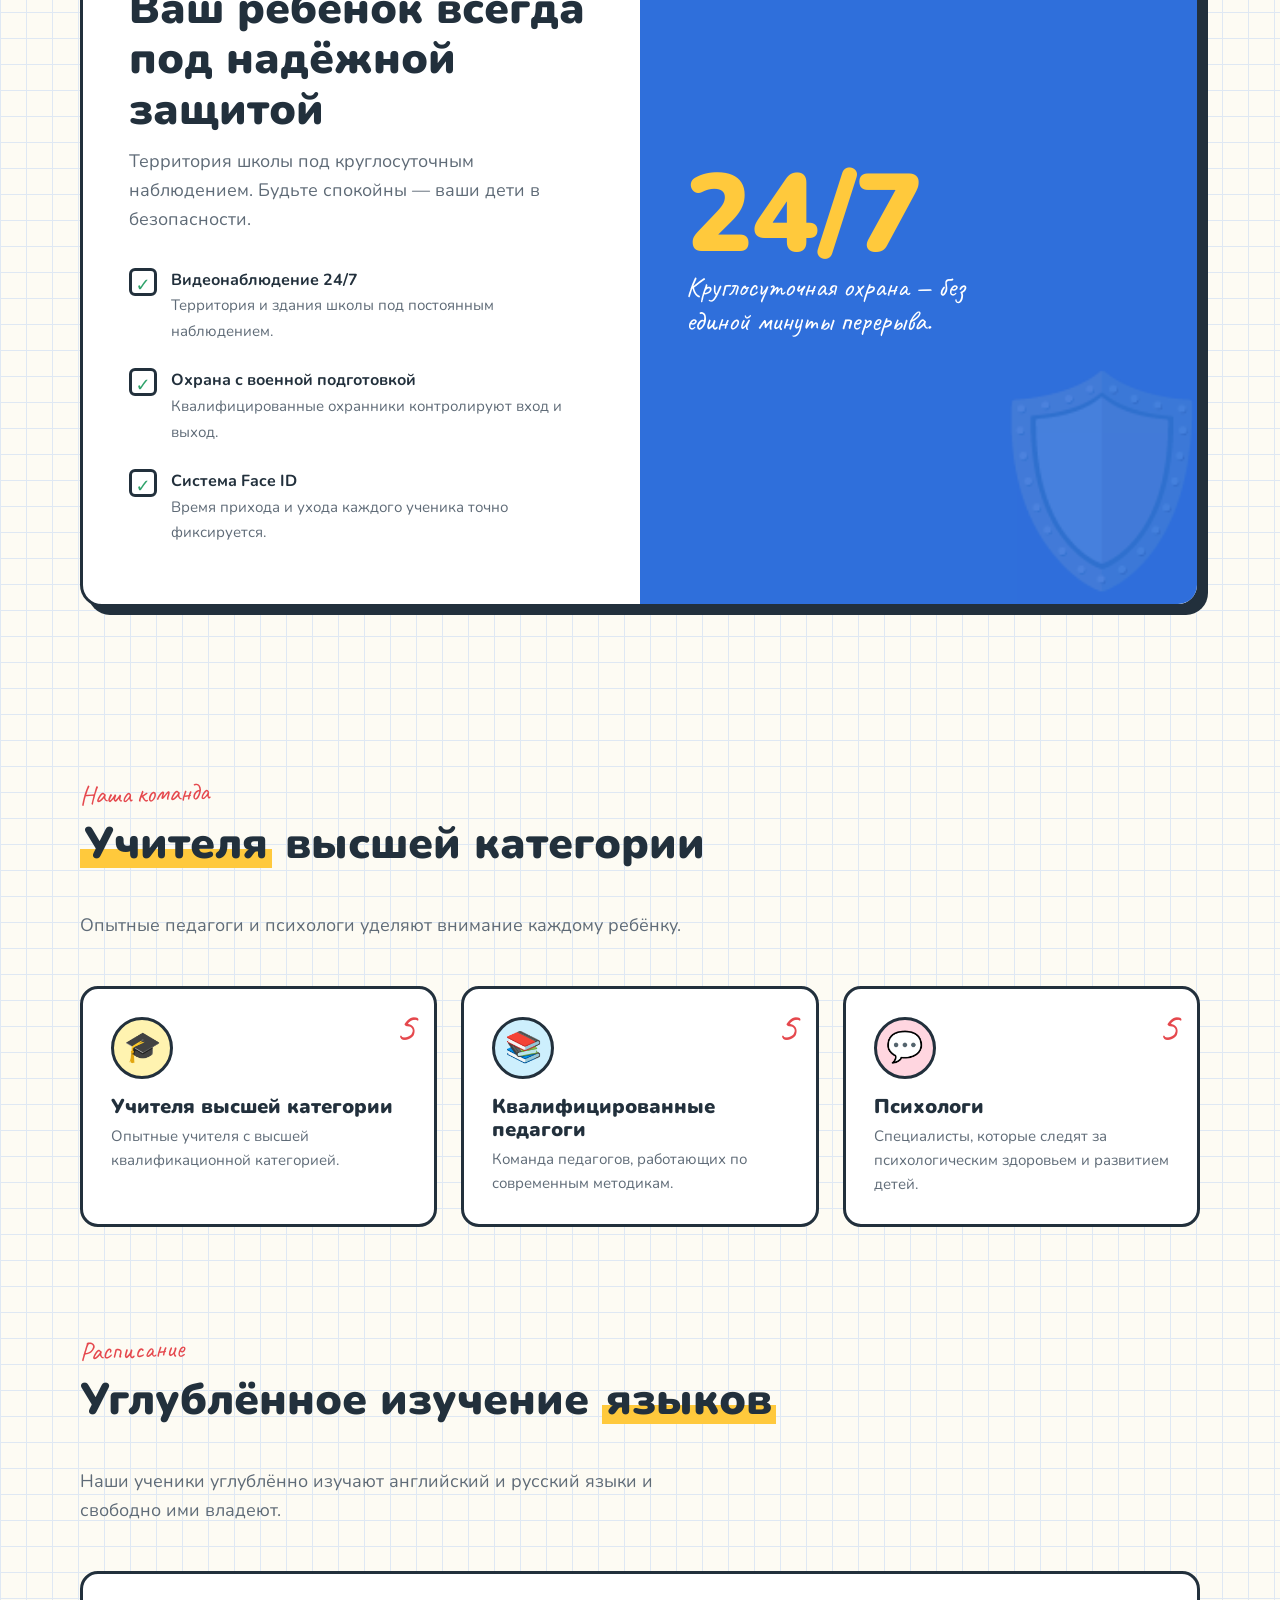
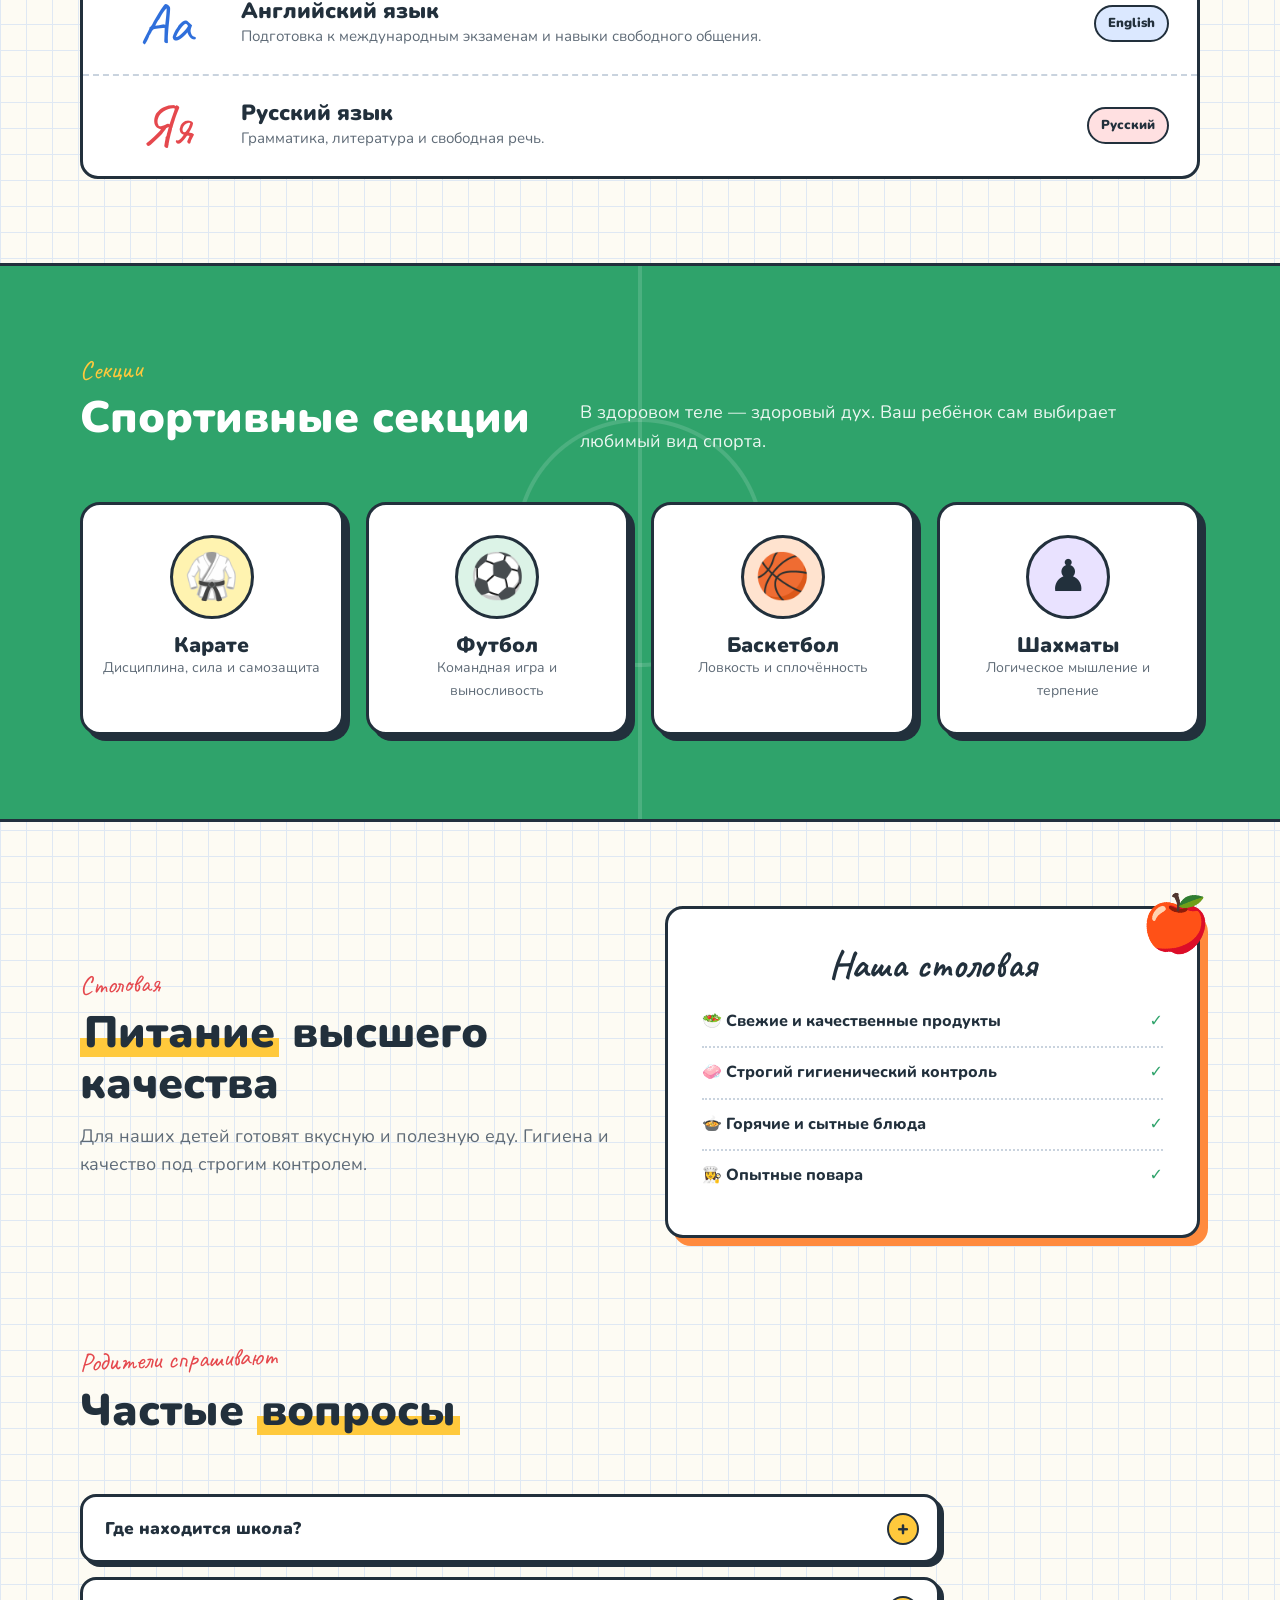
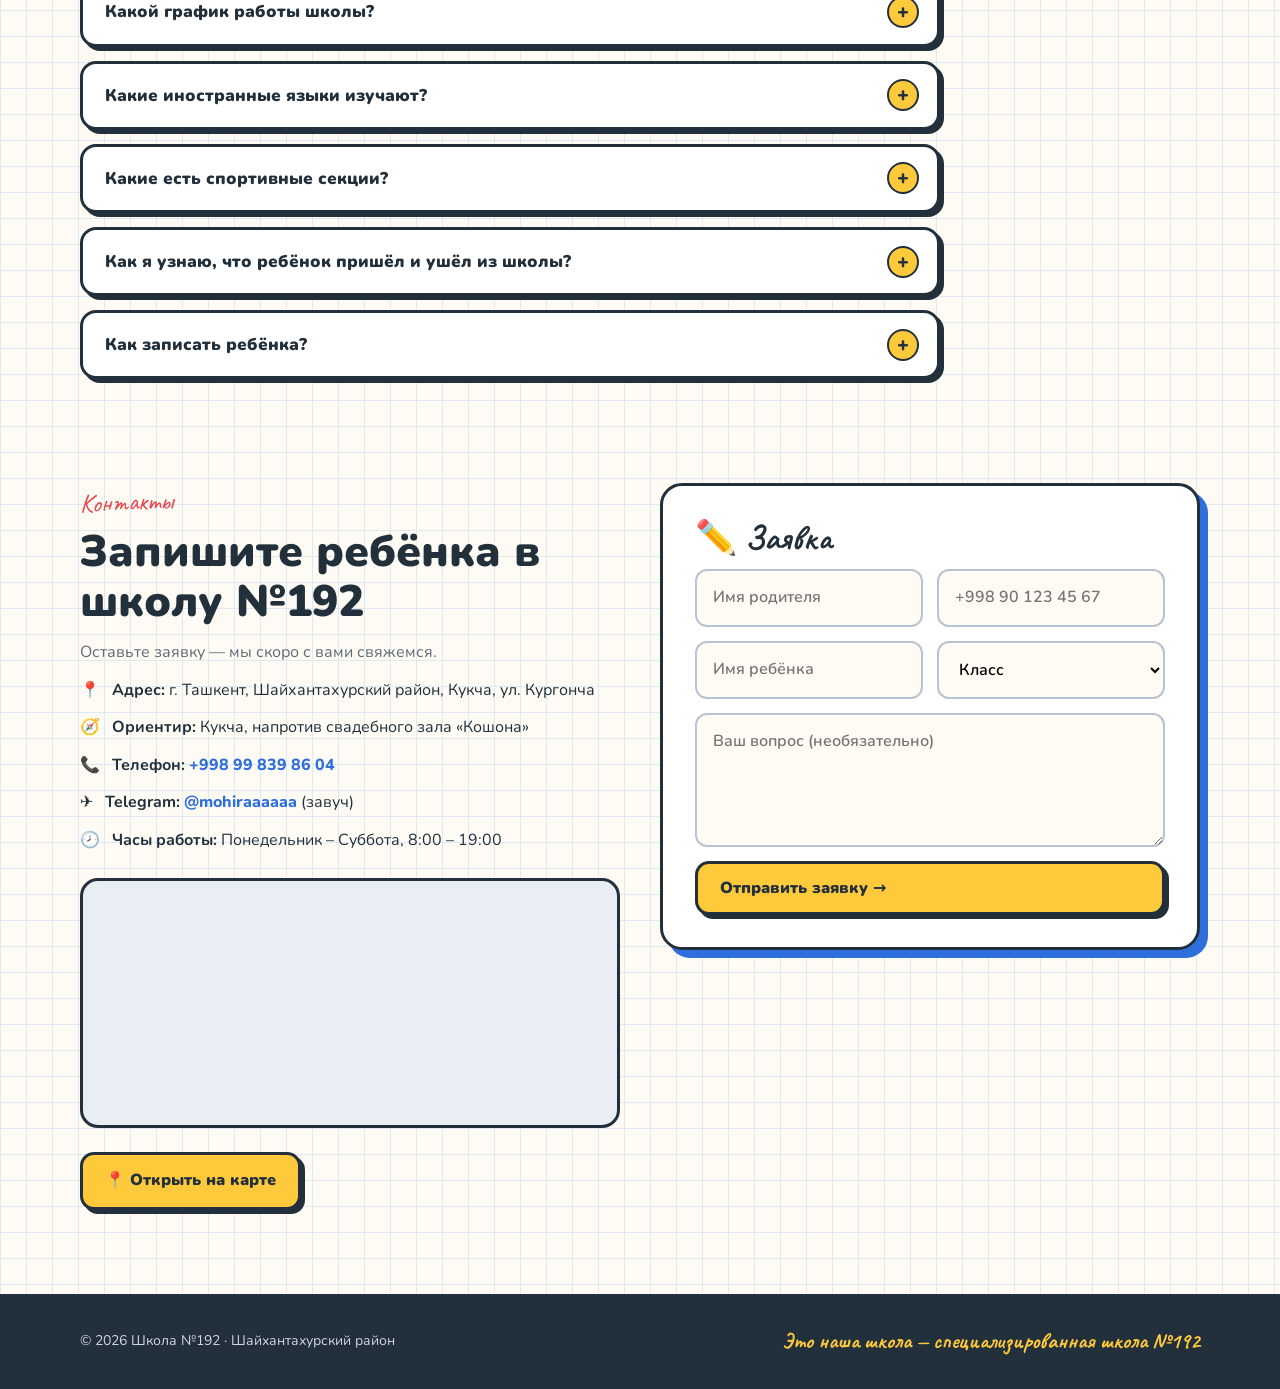
<file: ru/index.html>
<!doctype html>
<html lang="ru">
<head>
<script>document.documentElement.classList.add("js")</script>
<meta charset="utf-8">
<meta name="viewport" content="width=device-width, initial-scale=1">
<title>Школа №192 — Шайхантахур</title>
<meta name="description" content="Школа №192 — специализированная средняя школа с углублённым изучением языков в Шайхантахурском районе Ташкента. Охрана 24/7, Face ID, учителя высшей категории, спортивные секции.">
<meta property="og:title" content="Школа №192 — Шайхантахур">
<meta property="og:description" content="Специализированная школа с углублённым изучением языков: охрана 24/7, Face ID, учителя высшей категории, спортивные секции.">
<meta property="og:type" content="website">
<meta property="og:image" content="https://zubayrabdullayev0110-dev.github.io/192-maktab/og-image.png">
<meta property="og:image:width" content="1200">
<meta property="og:image:height" content="630">
<meta name="twitter:card" content="summary_large_image">
<script type="application/ld+json">{"@context": "https://schema.org", "@type": "School", "name": "192-maktab", "alternateName": ["Школа №192", "School No. 192"], "description": "Tillarga ixtisoslashtirilgan o‘rta maxsus maktab", "url": "https://zubayrabdullayev0110-dev.github.io/192-maktab/", "image": "https://zubayrabdullayev0110-dev.github.io/192-maktab/og-image.png", "address": {"@type": "PostalAddress", "streetAddress": "Qo‘rg‘oncha ko‘chasi, Ko‘kcha", "addressLocality": "Toshkent", "addressRegion": "Shayxontohur tumani", "addressCountry": "UZ"}, "telephone": "+998998398604", "openingHours": "Mo-Sa 08:00-19:00", "geo": {"@type": "GeoCoordinates", "latitude": 41.3265223, "longitude": 69.1990431}}</script>
<link rel="alternate" hreflang="uz" href="https://zubayrabdullayev0110-dev.github.io/192-maktab/">
<link rel="alternate" hreflang="ru" href="https://zubayrabdullayev0110-dev.github.io/192-maktab/ru/">
<link rel="alternate" hreflang="en" href="https://zubayrabdullayev0110-dev.github.io/192-maktab/en/">
<link rel="alternate" hreflang="x-default" href="https://zubayrabdullayev0110-dev.github.io/192-maktab/">
<meta name="theme-color" content="#24493d">
<link rel="icon" href="data:image/svg+xml,%3Csvg xmlns='http://www.w3.org/2000/svg' viewBox='0 0 64 64'%3E%3Crect width='64' height='64' rx='14' fill='%2324493d'/%3E%3Ctext x='32' y='42' font-size='26' font-family='Arial' font-weight='900' text-anchor='middle' fill='%23ffc93c'%3E192%3C/text%3E%3C/svg%3E">
<link rel="preconnect" href="https://fonts.googleapis.com">
<link rel="preconnect" href="https://fonts.gstatic.com" crossorigin>
<link href="https://fonts.googleapis.com/css2?family=Nunito:wght@400;600;700;800;900&family=Caveat:wght@600;700&display=swap" rel="stylesheet">
<style>
  :root{
    --board:#24493d; --board-2:#2d5a4b; --chalk:#f4f1e6;
    --paper:#fdfbf3; --grid:#dfe8f3; --margin:#f2a3a3;
    --ink:#22303c; --muted:#5f6b77;
    --yellow:#ffc93c; --red:#e5484d; --blue:#2f6fdb; --green:#2fa36b; --orange:#ff8a3d;
    --wood:#b7794a;
  }
  *{box-sizing:border-box;margin:0;padding:0}
  html{scroll-behavior:smooth}
  body{font-family:Nunito,system-ui,sans-serif;color:var(--ink);line-height:1.6;
    background-color:var(--paper);
    background-image:linear-gradient(var(--grid) 1px,transparent 1px),linear-gradient(90deg,var(--grid) 1px,transparent 1px);
    background-size:26px 26px}
  a{color:inherit;text-decoration:none}
  .wrap{max-width:1160px;margin:0 auto;padding:0 20px}
  h1,h2,h3{font-weight:900;line-height:1.15}
  h2{font-size:clamp(28px,4.2vw,44px);margin-bottom:12px}
  .hand{font-family:Caveat,cursive;font-weight:700}
  .mark{background:linear-gradient(transparent 58%,var(--yellow) 58%,var(--yellow) 90%,transparent 90%);padding:0 4px}
  .lead{color:var(--muted);font-size:18px;max-width:620px}
  section{padding:84px 0;scroll-margin-top:76px}
  .tagline{font-family:Caveat,cursive;font-size:26px;color:var(--red);display:block;margin-bottom:2px;transform:rotate(-2deg);transform-origin:left}

  .ruler{height:12px;background:repeating-linear-gradient(90deg,var(--wood) 0 2px,#d9a074 2px 14px),#d9a074}

  header{position:sticky;top:0;z-index:50;background:var(--paper);border-bottom:3px solid var(--ink)}
  .nav{display:flex;align-items:center;justify-content:space-between;height:72px;gap:16px}
  .logo{display:flex;align-items:center;gap:10px;font-weight:900;font-size:20px}
  .logo-badge{width:48px;height:48px;border-radius:50%;background:var(--board);color:var(--yellow);display:grid;place-items:center;font-weight:900;font-size:16px;border:3px solid var(--ink)}
  .logo small{display:block;font-weight:700;font-size:12px;color:var(--muted)}
  .menu{display:flex;gap:4px;font-weight:800;font-size:15px}
  .menu a{padding:8px 12px;border-radius:10px}
  .menu a:hover{background:var(--yellow)}
  .btn{display:inline-flex;align-items:center;gap:8px;padding:13px 22px;border-radius:14px;font-weight:900;font-size:16px;border:3px solid var(--ink);cursor:pointer;font-family:inherit;box-shadow:4px 4px 0 var(--ink);transition:transform .12s,box-shadow .12s}
  .btn:hover{transform:translate(-2px,-2px);box-shadow:6px 6px 0 var(--ink)}
  .btn:active{transform:translate(2px,2px);box-shadow:2px 2px 0 var(--ink)}
  .btn-y{background:var(--yellow);color:var(--ink)}
  .btn-w{background:#fff;color:var(--ink)}
  .lang-sw{display:flex;border:3px solid var(--ink);border-radius:12px;overflow:hidden;font-weight:900;font-size:13px;flex:none}
  .lang-sw a{padding:7px 10px;background:#fff}
  .lang-sw a+a{border-left:2px solid var(--ink)}
  .lang-sw a:hover{background:#fff3b0}
  .lang-sw a[aria-current]{background:var(--yellow)}
  .logo,.btn{white-space:nowrap}
  @media (max-width:1340px){.nav>.btn{display:none}.menu{font-size:14px}.menu a{padding:8px 9px}}
  .burger{display:none;background:var(--yellow);border:3px solid var(--ink);border-radius:10px;font-size:22px;width:46px;height:46px;cursor:pointer}

  .hero{padding:50px 0 70px}
  .board{background:radial-gradient(800px 300px at 30% 20%,var(--board-2),var(--board));color:var(--chalk);border:14px solid var(--wood);border-radius:22px;box-shadow:inset 0 0 60px rgba(0,0,0,.35),0 14px 0 -4px #8a5733;padding:56px 50px;position:relative}
  .board-grid{display:grid;grid-template-columns:1.2fr .8fr;gap:40px;align-items:center}
  .board .date{font-family:Caveat,cursive;font-size:24px;opacity:.8}
  .board h1{font-size:clamp(34px,5.2vw,62px);margin:8px 0 18px;color:#fff}
  .board h1 .hand{color:var(--yellow);font-size:1.15em;display:inline-block;transform:rotate(-2deg)}
  .board p{font-size:19px;opacity:.9;max-width:560px;margin-bottom:28px}
  .board .actions{display:flex;gap:14px;flex-wrap:wrap}
  .board .btn{border-color:#111;box-shadow:4px 4px 0 #111}
  .chalk-stats{display:flex;gap:28px;margin-top:36px;flex-wrap:wrap;font-family:Caveat,cursive;font-size:22px}
  .chalk-stats b{font-size:40px;color:var(--yellow);display:block;line-height:1}
  .tray{position:absolute;left:40px;bottom:-26px;display:flex;gap:10px}
  .tray i{display:block;width:44px;height:10px;border-radius:4px;background:#fff}
  .tray i:nth-child(2){background:var(--yellow);width:30px}.tray i:nth-child(3){background:#ff9db0;width:36px}

  .diary{background:#fff;color:var(--ink);border-radius:8px;box-shadow:0 18px 40px rgba(0,0,0,.35);transform:rotate(2.5deg);position:relative;overflow:hidden;
    background-image:linear-gradient(90deg,transparent 46px,var(--margin) 46px,var(--margin) 48px,transparent 48px),repeating-linear-gradient(#fff 0 35px,#cfe0f3 35px 36px)}
  .diary-head{padding:14px 40px 6px 60px;font-weight:900;display:flex;justify-content:space-between;align-items:baseline}
  .diary-head small{font-weight:700;color:var(--muted);font-size:12px}
  .diary .kid{padding:0 16px 4px 60px;font-family:Caveat,cursive;font-size:22px;color:var(--blue);line-height:36px}
  .diary ul{list-style:none}
  .diary li{display:flex;justify-content:space-between;align-items:center;height:36px;padding:0 14px 0 0;font-size:14px;font-weight:700}
  .diary li span:first-child{display:flex;gap:12px}
  .diary .t{width:46px;text-align:right;color:var(--muted);font-weight:800}
  .stamp{font-size:11px;font-weight:900;padding:2px 8px;border-radius:6px;border:2px solid currentColor;transform:rotate(-4deg);text-transform:uppercase;letter-spacing:.04em}
  .s-in{color:var(--green)}.s-out{color:var(--red)}
  .s-grade{color:var(--blue);font-family:Caveat,cursive;font-size:22px;border-radius:50%;width:32px;height:32px;display:grid;place-items:center;padding:0}
  .pin{position:absolute;top:10px;right:14px;width:16px;height:16px;border-radius:50%;background:var(--red);box-shadow:inset -3px -3px 0 rgba(0,0,0,.2)}

  .notes{display:grid;grid-template-columns:repeat(3,1fr);gap:28px}
  .note{padding:28px 26px 30px;box-shadow:0 10px 22px rgba(34,48,60,.15);position:relative;transition:transform .2s}
  .note::before{content:"";position:absolute;top:-12px;left:50%;width:90px;height:26px;transform:translateX(-50%) rotate(-3deg);background:rgba(255,255,255,.6);border:1px solid rgba(0,0,0,.06)}
  .note:nth-child(1){background:#fff3b0;transform:rotate(-1.5deg)}
  .note:nth-child(2){background:#cdeffd;transform:rotate(1deg)}
  .note:nth-child(3){background:#ffd6e0;transform:rotate(-.5deg)}
  .note:hover{transform:rotate(0) scale(1.03)}
  .note .em{font-size:40px;margin-bottom:10px}
  .note h3{font-size:21px;margin-bottom:6px}
  .note p{font-size:15px;color:#3d4a56}

  .head{display:flex;justify-content:space-between;align-items:end;gap:30px;margin-bottom:46px;flex-wrap:wrap}

  .safety-box{background:#fff;border:3px solid var(--ink);border-radius:22px;box-shadow:8px 8px 0 var(--ink);display:grid;grid-template-columns:1fr 1fr;overflow:hidden}
  .safety-box .l{padding:46px}
  .safety-box .r{background:var(--blue);color:#fff;padding:46px;display:flex;flex-direction:column;justify-content:center;position:relative;overflow:hidden}
  .safety-box .r strong{font-size:110px;font-weight:900;line-height:1;color:var(--yellow)}
  .safety-box .r p{font-family:Caveat,cursive;font-size:28px;line-height:1.2;max-width:300px}
  .shield{position:absolute;right:-30px;bottom:-40px;font-size:200px;opacity:.15}
  .checks{list-style:none;margin-top:22px}
  .checks li{display:flex;gap:14px;padding:12px 0}
  .box{flex:none;width:28px;height:28px;border:3px solid var(--ink);border-radius:6px;display:grid;place-items:center;font-weight:900;color:var(--green);font-size:18px;background:#fff}
  .checks b{display:block}
  .checks span{color:var(--muted);font-size:15px}

  .teachers{display:grid;grid-template-columns:repeat(3,1fr);gap:24px}
  .t-card{background:#fff;border:3px solid var(--ink);border-radius:18px;padding:28px;position:relative}
  .t-card .ic{width:62px;height:62px;border-radius:50%;display:grid;place-items:center;font-size:30px;border:3px solid var(--ink);margin-bottom:16px}
  .t-card h3{font-size:20px;margin-bottom:6px}
  .t-card p{color:var(--muted);font-size:15px}
  .t-card .five{position:absolute;top:16px;right:18px;font-family:Caveat,cursive;font-size:44px;color:var(--red);line-height:1;transform:rotate(8deg)}

  .timetable{background:#fff;border:3px solid var(--ink);border-radius:18px;overflow:hidden}
  .tt-row{display:grid;grid-template-columns:110px 1fr auto;align-items:center;gap:20px;padding:22px 28px;border-bottom:2px dashed #c9d3de}
  .tt-row:last-child{border:0}
  .tt-lbl{font-family:Caveat,cursive;font-size:56px;line-height:1;text-align:center}
  .tt-row h3{font-size:22px}
  .tt-row p{color:var(--muted);font-size:15px}
  .chip{font-weight:900;font-size:13px;padding:6px 12px;border-radius:999px;border:2px solid var(--ink);white-space:nowrap}

  .sports{background-color:var(--green);color:#fff;border-top:3px solid var(--ink);border-bottom:3px solid var(--ink);
    background-image:radial-gradient(circle at 50% 50%,transparent 120px,rgba(255,255,255,.14) 121px,rgba(255,255,255,.14) 124px,transparent 125px),linear-gradient(90deg,transparent calc(50% - 2px),rgba(255,255,255,.14) calc(50% - 2px),rgba(255,255,255,.14) calc(50% + 2px),transparent calc(50% + 2px))}
  .sports .lead{color:rgba(255,255,255,.9)}
  .sports .tagline{color:var(--yellow)}
  .badges{display:grid;grid-template-columns:repeat(4,1fr);gap:22px}
  .badge{background:#fff;color:var(--ink);border:3px solid var(--ink);border-radius:20px;padding:30px 20px;text-align:center;box-shadow:6px 6px 0 var(--ink);transition:transform .2s}
  .badge:hover{transform:translateY(-6px) rotate(-2deg)}
  .badge .e{width:84px;height:84px;margin:0 auto 14px;border-radius:50%;display:grid;place-items:center;font-size:44px;border:3px solid var(--ink)}
  .badge h3{font-size:21px}
  .badge p{font-size:14px;color:var(--muted)}

  .food{display:grid;grid-template-columns:1fr 1fr;gap:50px;align-items:center}
  .menu-card{background:#fff;border:3px solid var(--ink);border-radius:18px;padding:34px;box-shadow:8px 8px 0 var(--orange);position:relative}
  .menu-card h3{text-align:center;font-family:Caveat,cursive;font-size:38px;margin-bottom:10px}
  .menu-card li{list-style:none;display:flex;justify-content:space-between;gap:10px;padding:12px 0;border-bottom:2px dotted #c9d3de;font-weight:800}
  .menu-card li:last-child{border:0}
  .menu-card li span:last-child{color:var(--green)}
  .apple{position:absolute;top:-30px;right:-14px;font-size:56px;transform:rotate(12deg)}

  .contact-grid{display:grid;grid-template-columns:1fr 1fr;gap:40px;align-items:start}
  .info p a{font-weight:800;color:var(--blue)}
  .info p{display:flex;gap:12px;margin:12px 0;font-size:16px}
  .map{width:100%;height:250px;border:3px solid var(--ink);border-radius:18px;margin-top:12px;background:#e8eef3}
  .form-card{background:#fff;border:3px solid var(--ink);border-radius:22px;padding:32px;box-shadow:8px 8px 0 var(--blue)}
  .form-card h3{font-family:Caveat,cursive;font-size:34px;margin-bottom:12px}
  form{display:grid;gap:14px}
  input,select,textarea{width:100%;padding:14px 16px;border:2px solid #b8c4d0;border-radius:12px;font:inherit;font-weight:600;background:var(--paper)}
  input:focus,select:focus,textarea:focus{outline:none;border-color:var(--blue);box-shadow:0 0 0 3px rgba(47,111,219,.2)}
  .row{display:grid;grid-template-columns:1fr 1fr;gap:14px}
  .msg{display:none;padding:14px 16px;border-radius:12px;font-weight:800;border:2px solid currentColor}
  #thanks{color:var(--green);background:#e6f6ee}
  #err a{color:inherit;text-decoration:underline}
  #err{color:var(--red);background:#fdecec}
  .sr{position:absolute;width:1px;height:1px;overflow:hidden;clip:rect(0 0 0 0)}
  .btn[disabled]{opacity:.6;cursor:wait}

  /* FAQ */
  .faq{display:grid;gap:14px;max-width:860px}
  .faq details{background:#fff;border:3px solid var(--ink);border-radius:16px;box-shadow:4px 4px 0 var(--ink)}
  .faq summary{cursor:pointer;list-style:none;padding:18px 56px 18px 22px;font-weight:900;font-size:17px;position:relative}
  .faq summary::-webkit-details-marker{display:none}
  .faq summary::after{content:"+";position:absolute;right:18px;top:50%;transform:translateY(-50%);width:28px;height:28px;border-radius:50%;background:var(--yellow);border:2px solid var(--ink);display:grid;place-items:center;font-size:20px;line-height:1}
  .faq details[open] summary::after{content:"−"}
  .faq details p{padding:0 22px 20px;color:var(--muted)}
  /* Mobile quick bar */
  .quickbar{display:none}
  /* Language suggestion */
  .lang-tip{position:fixed;left:12px;right:12px;margin:0 auto;width:max-content;bottom:18px;z-index:60;background:#fff;border:3px solid var(--ink);border-radius:14px;box-shadow:5px 5px 0 var(--ink);padding:10px 12px 10px 16px;display:flex;align-items:center;gap:12px;font-weight:800;font-size:15px;max-width:calc(100% - 24px)}
  .lang-tip a{background:var(--yellow);border:2px solid var(--ink);border-radius:10px;padding:6px 12px;white-space:nowrap}
  .lang-tip button{background:none;border:0;font-size:22px;cursor:pointer;line-height:1;padding:0 4px}
  footer{background:var(--ink);color:#cfd6dd;padding:30px 0;font-size:14px}
  footer .wrap{display:flex;justify-content:space-between;align-items:center;flex-wrap:wrap;gap:10px}
  footer .hand{font-size:22px;color:var(--yellow)}

  .js .reveal{opacity:0;transform:translateY(22px);transition:opacity .6s,transform .6s}
  .js .reveal.show{opacity:1;transform:none}
  .js .note.reveal.show:nth-child(1){transform:rotate(-1.5deg)}
  .js .note.reveal.show:nth-child(2){transform:rotate(1deg)}
  .js .note.reveal.show:nth-child(3){transform:rotate(-.5deg)}
  .js .note.reveal.show:hover{transform:rotate(0) scale(1.03)}
  @media (prefers-reduced-motion:reduce){html{scroll-behavior:auto}.js .reveal{opacity:1;transition:none}}

  @media (max-width:980px){
    .board-grid,.safety-box,.food,.contact-grid{grid-template-columns:1fr}
    .diary{transform:none;max-width:420px;width:100%;margin:0 auto}
    .notes,.teachers,.badges{grid-template-columns:1fr 1fr}
    .menu{display:none;position:absolute;top:72px;left:0;right:0;background:var(--paper);border-bottom:3px solid var(--ink);flex-direction:column;padding:14px 20px}
    .menu.open{display:flex}
    .burger{display:block}
    .lang-sw{margin-left:auto}
    .nav>.btn{display:none}
  }
  @media (max-width:620px){
    .quickbar{display:flex;position:fixed;left:0;right:0;bottom:0;z-index:55;gap:10px;padding:10px 12px calc(10px + env(safe-area-inset-bottom));background:var(--paper);border-top:3px solid var(--ink)}
    .quickbar{gap:8px}
    .quickbar a{flex:1;justify-content:center;padding:12px 6px;font-size:14px;white-space:nowrap}
    .quickbar a:nth-child(2){flex:1.2}
    body{padding-bottom:76px}
    .lang-tip{bottom:88px}
    section{padding:60px 0}
    .board{padding:36px 22px;border-width:10px}
    .notes,.teachers,.badges,.row{grid-template-columns:1fr}
    .safety-box .l,.safety-box .r{padding:30px 24px}
    .safety-box .r strong{font-size:80px}
    .tt-row{grid-template-columns:64px 1fr;padding:18px}
    .tt-row .chip{grid-column:2;justify-self:start}
    .tt-lbl{font-size:42px}
    .apple{right:0}
    .nav{gap:10px}
    .logo{font-size:16px;gap:8px}
    .logo small{display:none}
    .logo-badge{width:42px;height:42px;font-size:14px}
    .lang-sw a{padding:6px 7px}
    .burger{width:42px;height:42px;font-size:20px;flex:none}
  }
</style>
</head>
<body>

<div class="ruler" aria-hidden="true"></div>
<header>
  <div class="wrap nav">
    <a href="#" class="logo"><div class="logo-badge">192</div><div>Школа №192<small>Шайхантахурский район</small></div></a>
    <nav class="menu" id="menu">
      <a href="#kuzatuv">Контроль</a>
      <a href="#xavfsizlik">Безопасность</a>
      <a href="#ustozlar">Учителя</a>
      <a href="#tillar">Языки</a>
      <a href="#sport">Спорт</a>
      <a href="#oshxona">Столовая</a>
      <a href="#aloqa">Контакты</a>
    </nav>
    <div class="lang-sw" aria-label="Til / Язык / Language"><a href="../" hreflang="uz">UZ</a><a href="./" hreflang="ru" aria-current="page">RU</a><a href="../en/" hreflang="en">EN</a></div>
    <a href="#aloqa" class="btn btn-y">Оставить заявку</a>
    <button class="burger" aria-label="Меню" aria-controls="menu" aria-expanded="false" onclick="this.setAttribute('aria-expanded',document.getElementById('menu').classList.toggle('open'))">☰</button>
  </div>
</header>

<section class="hero">
  <div class="wrap">
    <div class="board">
      <div class="board-grid">
        <div>
          <div class="date">Специализированная школа с углублённым изучением языков</div>
          <h1><span class="hand">Добро пожаловать</span> в школу №192!</h1>
          <p>Одна из ведущих школ Шайхантахурского района. Безопасная среда, учителя высшей категории, английский и русский языки, спортивные секции — всё для вашего ребёнка в одном месте.</p>
          <div class="actions">
            <a href="#aloqa" class="btn btn-y">✏️ Записать ребёнка</a>
            <a href="#kuzatuv" class="btn btn-w">Онлайн-контроль</a>
          </div>
          <div class="chalk-stats">
            <div><b>24/7</b>охрана</div>
            <div><b>2</b>иностранных языка</div>
            <div><b>4</b>спортивные секции</div>
          </div>
        </div>
        <div class="diary" aria-label="Пример электронного дневника">
          <div class="pin"></div>
          <div class="diary-head">📒 Дневник <small>пример</small></div>
          <div class="kid">Азизбек, 5 «А» класс</div>
          <ul>
            <li><span><span class="t">07:48</span>Пришёл в школу</span><span class="stamp s-in">Face ID</span></li>
            <li><span><span class="t">10:15</span>Английский</span><span class="stamp s-grade">5</span></li>
            <li><span><span class="t">12:30</span>Обед</span><span class="stamp s-in">✓</span></li>
            <li><span><span class="t">14:00</span>Секция карате</span><span class="stamp s-in">✓</span></li>
            <li><span><span class="t">15:42</span>Ушёл из школы</span><span class="stamp s-out">Face ID</span></li>
            <li></li>
          </ul>
        </div>
      </div>
      <div class="tray" aria-hidden="true"><i></i><i></i><i></i></div>
    </div>
  </div>
</section>

<section id="kuzatuv" style="padding-top:30px">
  <div class="wrap">
    <div class="head reveal">
      <div><span class="tagline">Для родителей</span><h2>Следите за ребёнком <span class="mark">онлайн</span></h2></div>
      <p class="lead">Каждый день на вашем телефоне — когда ребёнок пришёл, когда ушёл и как учится.</p>
    </div>
    <div class="notes">
      <div class="note reveal"><div class="em">🕗</div><h3>Время прихода и ухода</h3><p>Благодаря Face ID вы сразу узнаете, во сколько ребёнок пришёл и во сколько ушёл.</p></div>
      <div class="note reveal"><div class="em">📊</div><h3>Ежедневная информация</h3><p>Ежедневный отчёт о посещаемости, оценках и занятиях в течение дня.</p></div>
      <div class="note reveal"><div class="em">📱</div><h3>Успеваемость онлайн</h3><p>Следите за успеваемостью ребёнка онлайн — в любое время и из любого места.</p></div>
    </div>
  </div>
</section>

<section id="xavfsizlik" style="padding-top:20px">
  <div class="wrap">
    <div class="safety-box reveal">
      <div class="l">
        <span class="tagline">Безопасность</span>
        <h2>Ваш ребёнок всегда под надёжной защитой</h2>
        <p class="lead">Территория школы под круглосуточным наблюдением. Будьте спокойны — ваши дети в безопасности.</p>
        <ul class="checks">
          <li><div class="box">✓</div><div><b>Видеонаблюдение 24/7</b><span>Территория и здания школы под постоянным наблюдением.</span></div></li>
          <li><div class="box">✓</div><div><b>Охрана с военной подготовкой</b><span>Квалифицированные охранники контролируют вход и выход.</span></div></li>
          <li><div class="box">✓</div><div><b>Система Face ID</b><span>Время прихода и ухода каждого ученика точно фиксируется.</span></div></li>
        </ul>
      </div>
      <div class="r">
        <div class="shield" aria-hidden="true">🛡️</div>
        <strong>24/7</strong>
        <p>Круглосуточная охрана — без единой минуты перерыва.</p>
      </div>
    </div>
  </div>
</section>

<section id="ustozlar">
  <div class="wrap">
    <div class="head reveal">
      <div><span class="tagline">Наша команда</span><h2><span class="mark">Учителя</span> высшей категории</h2></div>
      <p class="lead">Опытные педагоги и психологи уделяют внимание каждому ребёнку.</p>
    </div>
    <div class="teachers">
      <div class="t-card reveal"><span class="five" aria-hidden="true">5</span><div class="ic" style="background:#fff3b0">🎓</div><h3>Учителя высшей категории</h3><p>Опытные учителя с высшей квалификационной категорией.</p></div>
      <div class="t-card reveal"><span class="five" aria-hidden="true">5</span><div class="ic" style="background:#cdeffd">📚</div><h3>Квалифицированные педагоги</h3><p>Команда педагогов, работающих по современным методикам.</p></div>
      <div class="t-card reveal"><span class="five" aria-hidden="true">5</span><div class="ic" style="background:#ffd6e0">💬</div><h3>Психологи</h3><p>Специалисты, которые следят за психологическим здоровьем и развитием детей.</p></div>
    </div>
  </div>
</section>

<section id="tillar" style="padding-top:20px">
  <div class="wrap">
    <div class="head reveal">
      <div><span class="tagline">Расписание</span><h2>Углублённое изучение <span class="mark">языков</span></h2></div>
      <p class="lead">Наши ученики углублённо изучают английский и русский языки и свободно ими владеют.</p>
    </div>
    <div class="timetable reveal">
      <div class="tt-row"><div class="tt-lbl" style="color:var(--blue)">Aa</div><div><h3>Английский язык</h3><p>Подготовка к международным экзаменам и навыки свободного общения.</p></div><span class="chip" style="background:#dbe8ff">English</span></div>
      <div class="tt-row"><div class="tt-lbl" style="color:var(--red)">Яя</div><div><h3>Русский язык</h3><p>Грамматика, литература и свободная речь.</p></div><span class="chip" style="background:#ffe0e1">Русский</span></div>
    </div>
  </div>
</section>

<section class="sports" id="sport">
  <div class="wrap">
    <div class="head reveal">
      <div><span class="tagline">Секции</span><h2>Спортивные секции</h2></div>
      <p class="lead">В здоровом теле — здоровый дух. Ваш ребёнок сам выбирает любимый вид спорта.</p>
    </div>
    <div class="badges">
      <div class="badge reveal"><div class="e" style="background:#fff3b0">🥋</div><h3>Карате</h3><p>Дисциплина, сила и самозащита</p></div>
      <div class="badge reveal"><div class="e" style="background:#dcf3e7">⚽</div><h3>Футбол</h3><p>Командная игра и выносливость</p></div>
      <div class="badge reveal"><div class="e" style="background:#ffe3cf">🏀</div><h3>Баскетбол</h3><p>Ловкость и сплочённость</p></div>
      <div class="badge reveal"><div class="e" style="background:#e9e2ff">♟️</div><h3>Шахматы</h3><p>Логическое мышление и терпение</p></div>
    </div>
  </div>
</section>

<section id="oshxona">
  <div class="wrap food">
    <div class="reveal">
      <span class="tagline">Столовая</span>
      <h2><span class="mark">Питание</span> высшего качества</h2>
      <p class="lead">Для наших детей готовят вкусную и полезную еду. Гигиена и качество под строгим контролем.</p>
    </div>
    <div class="menu-card reveal">
      <div class="apple" aria-hidden="true">🍎</div>
      <h3>Наша столовая</h3>
      <ul>
        <li><span>🥗 Свежие и качественные продукты</span><span>✓</span></li>
        <li><span>🧼 Строгий гигиенический контроль</span><span>✓</span></li>
        <li><span>🍲 Горячие и сытные блюда</span><span>✓</span></li>
        <li><span>👩‍🍳 Опытные повара</span><span>✓</span></li>
      </ul>
    </div>
  </div>
</section>

<section id="savollar" style="padding-top:20px">
  <div class="wrap">
    <div class="head reveal">
      <div><span class="tagline">Родители спрашивают</span><h2>Частые <span class="mark">вопросы</span></h2></div>
    </div>
    <div class="faq reveal">
      <details><summary>Где находится школа?</summary><p>г. Ташкент, Шайхантахурский район, Кукча, ул. Кургонча. Ориентир: напротив свадебного зала «Кошона».</p></details>
      <details><summary>Какой график работы школы?</summary><p>Понедельник – Суббота, с 8:00 до 19:00.</p></details>
      <details><summary>Какие иностранные языки изучают?</summary><p>Английский и русский языки — углублённо.</p></details>
      <details><summary>Какие есть спортивные секции?</summary><p>Карате, футбол, баскетбол и шахматы.</p></details>
      <details><summary>Как я узнаю, что ребёнок пришёл и ушёл из школы?</summary><p>Система Face ID фиксирует время прихода и ухода каждого ученика. Эта информация поступает вам каждый день.</p></details>
      <details><summary>Как записать ребёнка?</summary><p>Заполните заявку ниже, позвоните по номеру <a href="tel:+998998398604">+998 99 839 86 04</a> или приходите в школу в рабочее время.</p></details>
    </div>
  </div>
</section>

<section id="aloqa" style="padding-top:20px">
  <div class="wrap contact-grid">
    <div class="info reveal">
      <span class="tagline">Контакты</span>
      <h2>Запишите ребёнка в школу №192</h2>
      <p class="lead">Оставьте заявку — мы скоро с вами свяжемся.</p>
      <p>📍 <span><b>Адрес:</b> г. Ташкент, Шайхантахурский район, Кукча, ул. Кургонча</span></p>
      <p>🧭 <span><b>Ориентир:</b> Кукча, напротив свадебного зала «Кошона»</span></p>
      <p>📞 <span><b>Телефон:</b> <a href="tel:+998998398604">+998 99 839 86 04</a></span></p>
      <p>✈️ <span><b>Telegram:</b> <a href="https://t.me/mohiraaaaaa" target="_blank" rel="noopener">@mohiraaaaaa</a> (завуч)</span></p>
      <p>🕗 <span><b>Часы работы:</b> Понедельник – Суббота, 8:00 – 19:00</span></p>
      <iframe class="map" title="Карта: школа №192" loading="lazy" referrerpolicy="no-referrer-when-downgrade" src="https://maps.google.com/maps?q=41.3265223,69.1990431&z=17&output=embed"></iframe>
      <a class="btn btn-y" style="margin-top:16px" target="_blank" rel="noopener" href="https://www.google.com/maps/search/?api=1&query=41.3265223,69.1990431">📍 Открыть на карте</a>
    </div>
    <div class="form-card reveal">
      <h3>✏️ Заявка</h3>
      <form id="ariza" name="ariza" method="POST" data-netlify="true" netlify-honeypot="bot-field">
        <input type="hidden" name="form-name" value="ariza">
        <p class="sr"><label>Не заполняйте: <input name="bot-field"></label></p>
        <div class="row">
          <input required name="ota_ona" aria-label="Имя родителя" placeholder="Имя родителя" autocomplete="name">
          <input required name="telefon" type="tel" aria-label="Номер телефона" placeholder="+998 90 123 45 67" autocomplete="tel" pattern="[+0-9 ()-]{9,}">
        </div>
        <div class="row">
          <input required name="farzand" aria-label="Имя ребёнка" placeholder="Имя ребёнка">
          <select required name="sinf" aria-label="Класс">
            <option value="">Класс</option>
            <option>1 класс</option><option>2 класс</option><option>3 класс</option><option>4 класс</option>
            <option>5 класс</option><option>6 класс</option><option>7 класс</option><option>8 класс</option>
            <option>9 класс</option><option>10 класс</option><option>11 класс</option>
          </select>
        </div>
        <textarea name="savol" rows="4" aria-label="Ваш вопрос" placeholder="Ваш вопрос (необязательно)"></textarea>
        <button class="btn btn-y" type="submit">Отправить заявку →</button>
        <div class="msg" id="err">Заявка не отправлена. Пожалуйста, позвоните по номеру <a href="tel:+998998398604">+998 99 839 86 04</a>.</div>
        <div class="msg" id="thanks" role="status">Спасибо! Ваша заявка принята. Мы скоро свяжемся с вами.</div>
      </form>
    </div>
  </div>
</section>

<footer>
  <div class="wrap">
    <span>© 2026 Школа №192 · Шайхантахурский район</span>
    <span class="hand">Это наша школа — специализированная школа №192</span>
  </div>
</footer>

<nav class="quickbar" aria-label="Быстрые ссылки">
  <a class="btn btn-w" href="tel:+998998398604">📞 Звонок</a>
  <a class="btn btn-w" href="https://t.me/mohiraaaaaa" target="_blank" rel="noopener">✈️ Telegram</a>
  <a class="btn btn-y" href="#aloqa">✏️ Заявка</a>
</nav>

<script>
  const io = new IntersectionObserver(es => es.forEach(e => { if (e.isIntersecting) { e.target.classList.add('show'); io.unobserve(e.target); } }), {threshold:.12});
  document.querySelectorAll('.reveal').forEach(el => io.observe(el));
  const f = document.getElementById('ariza');
  f.addEventListener('submit', async e => {
    e.preventDefault();
    const btn = f.querySelector('button'), ok = document.getElementById('thanks'), err = document.getElementById('err');
    ok.style.display = err.style.display = 'none'; btn.disabled = true;
    try {
      const r = await fetch('/', {method:'POST', headers:{'Content-Type':'application/x-www-form-urlencoded'}, body:new URLSearchParams(new FormData(f)).toString()});
      if (!r.ok) throw 0;
      f.reset(); ok.style.display = 'block';
    } catch { err.style.display = 'block'; }
    btn.disabled = false;
  });
  document.querySelectorAll('.menu a').forEach(a => a.addEventListener('click', () => { document.getElementById('menu').classList.remove('open'); document.querySelector('.burger').setAttribute('aria-expanded','false'); }));
  (function () {
    // Suggest the Russian/English version to visitors whose browser is set to that language (Uzbek page only).
    if (document.documentElement.lang !== 'uz') return;
    try { if (localStorage.getItem('langTip')) return; } catch (e) {}
    var langs = (navigator.languages || [navigator.language || '']).map(function (l) { return (l || '').slice(0, 2).toLowerCase(); });
    if (langs.indexOf('uz') !== -1) return;
    var target = langs.indexOf('ru') !== -1 ? 'ru' : (langs.indexOf('en') !== -1 ? 'en' : null);
    if (!target) return;
    var txt = target === 'ru' ? ['Сайт есть на русском языке', 'Открыть'] : ['This site is available in English', 'Open'];
    var tip = document.createElement('div');
    tip.className = 'lang-tip'; tip.setAttribute('role', 'dialog'); tip.setAttribute('lang', target);
    tip.innerHTML = '<span></span><a></a><button type="button" aria-label="×">×</button>';
    tip.querySelector('span').textContent = txt[0];
    var a = tip.querySelector('a'); a.textContent = txt[1]; a.href = target + '/'; a.hreflang = target;
    function done() { try { localStorage.setItem('langTip', '1'); } catch (e) {} tip.remove(); }
    a.addEventListener('click', function () { try { localStorage.setItem('langTip', '1'); } catch (e) {} });
    tip.querySelector('button').addEventListener('click', done);
    document.body.appendChild(tip);
  })();
</script>
</body>
</html>
</file>
